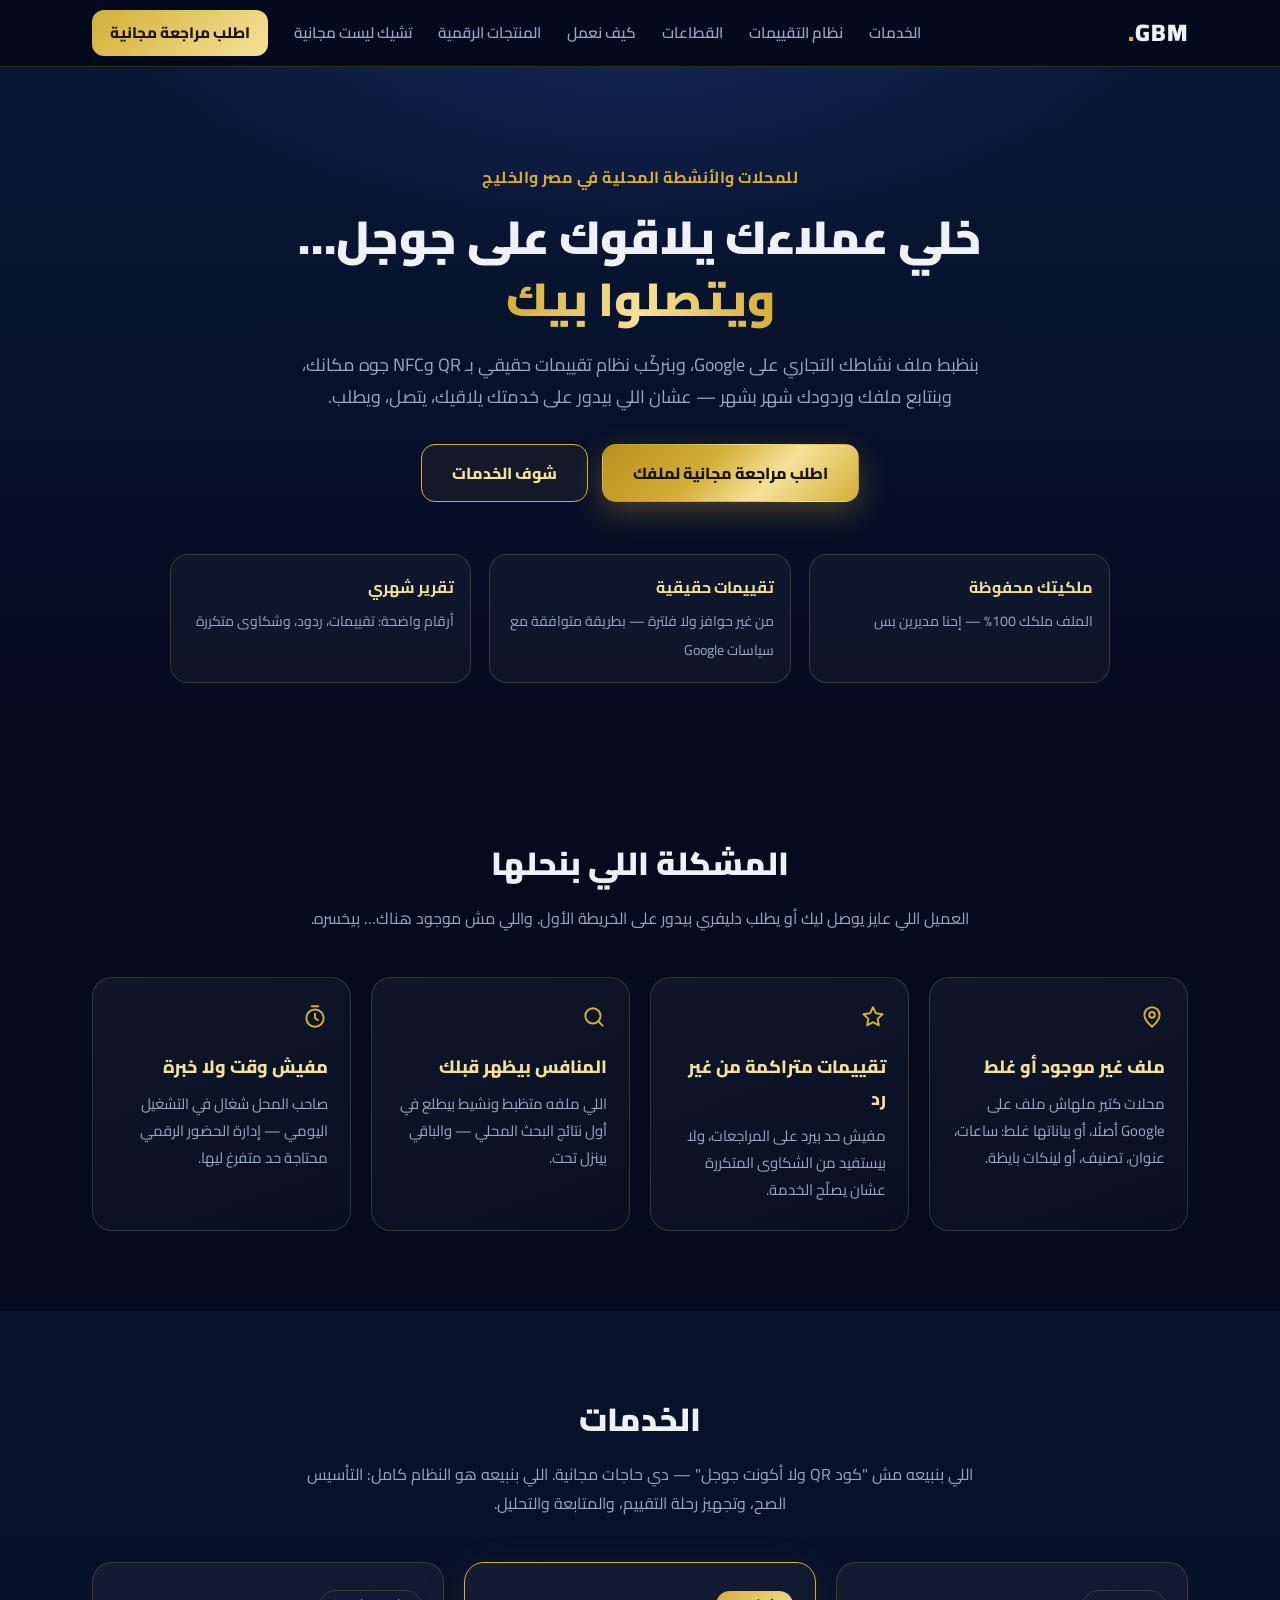
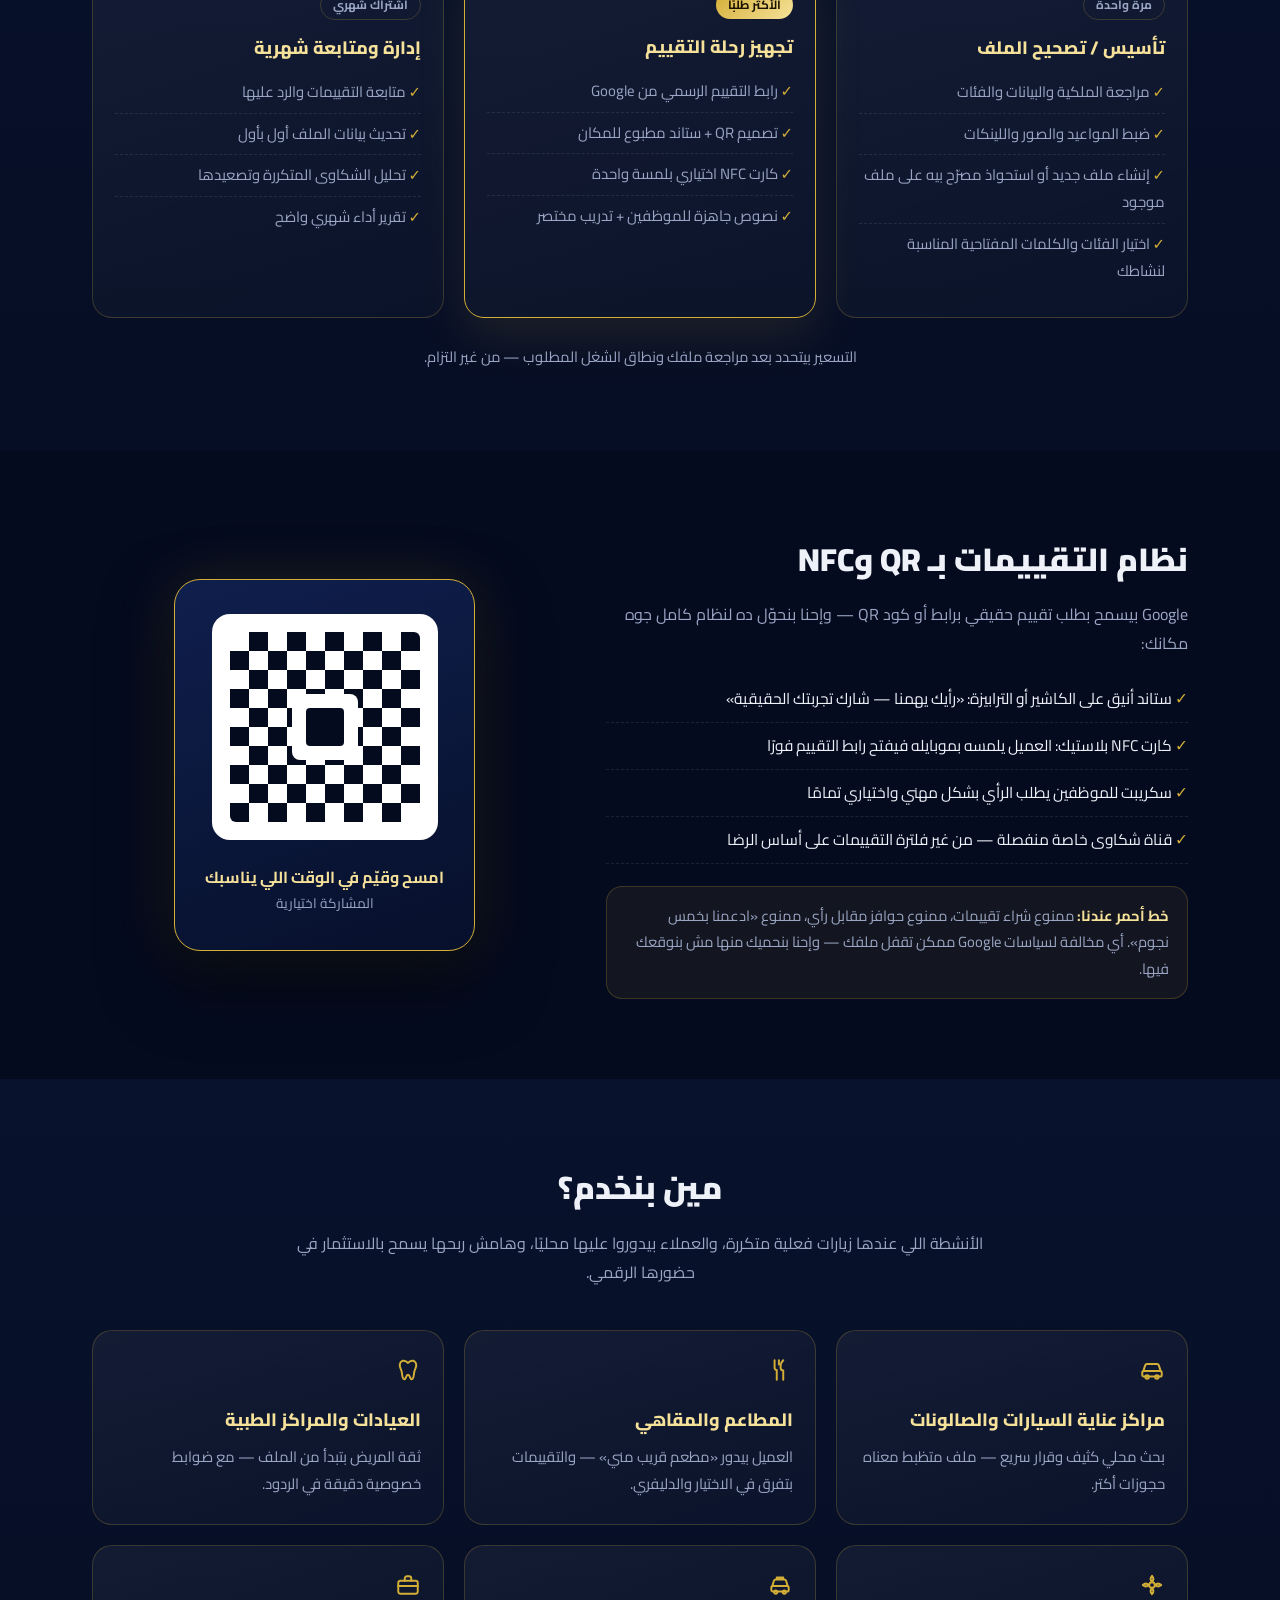
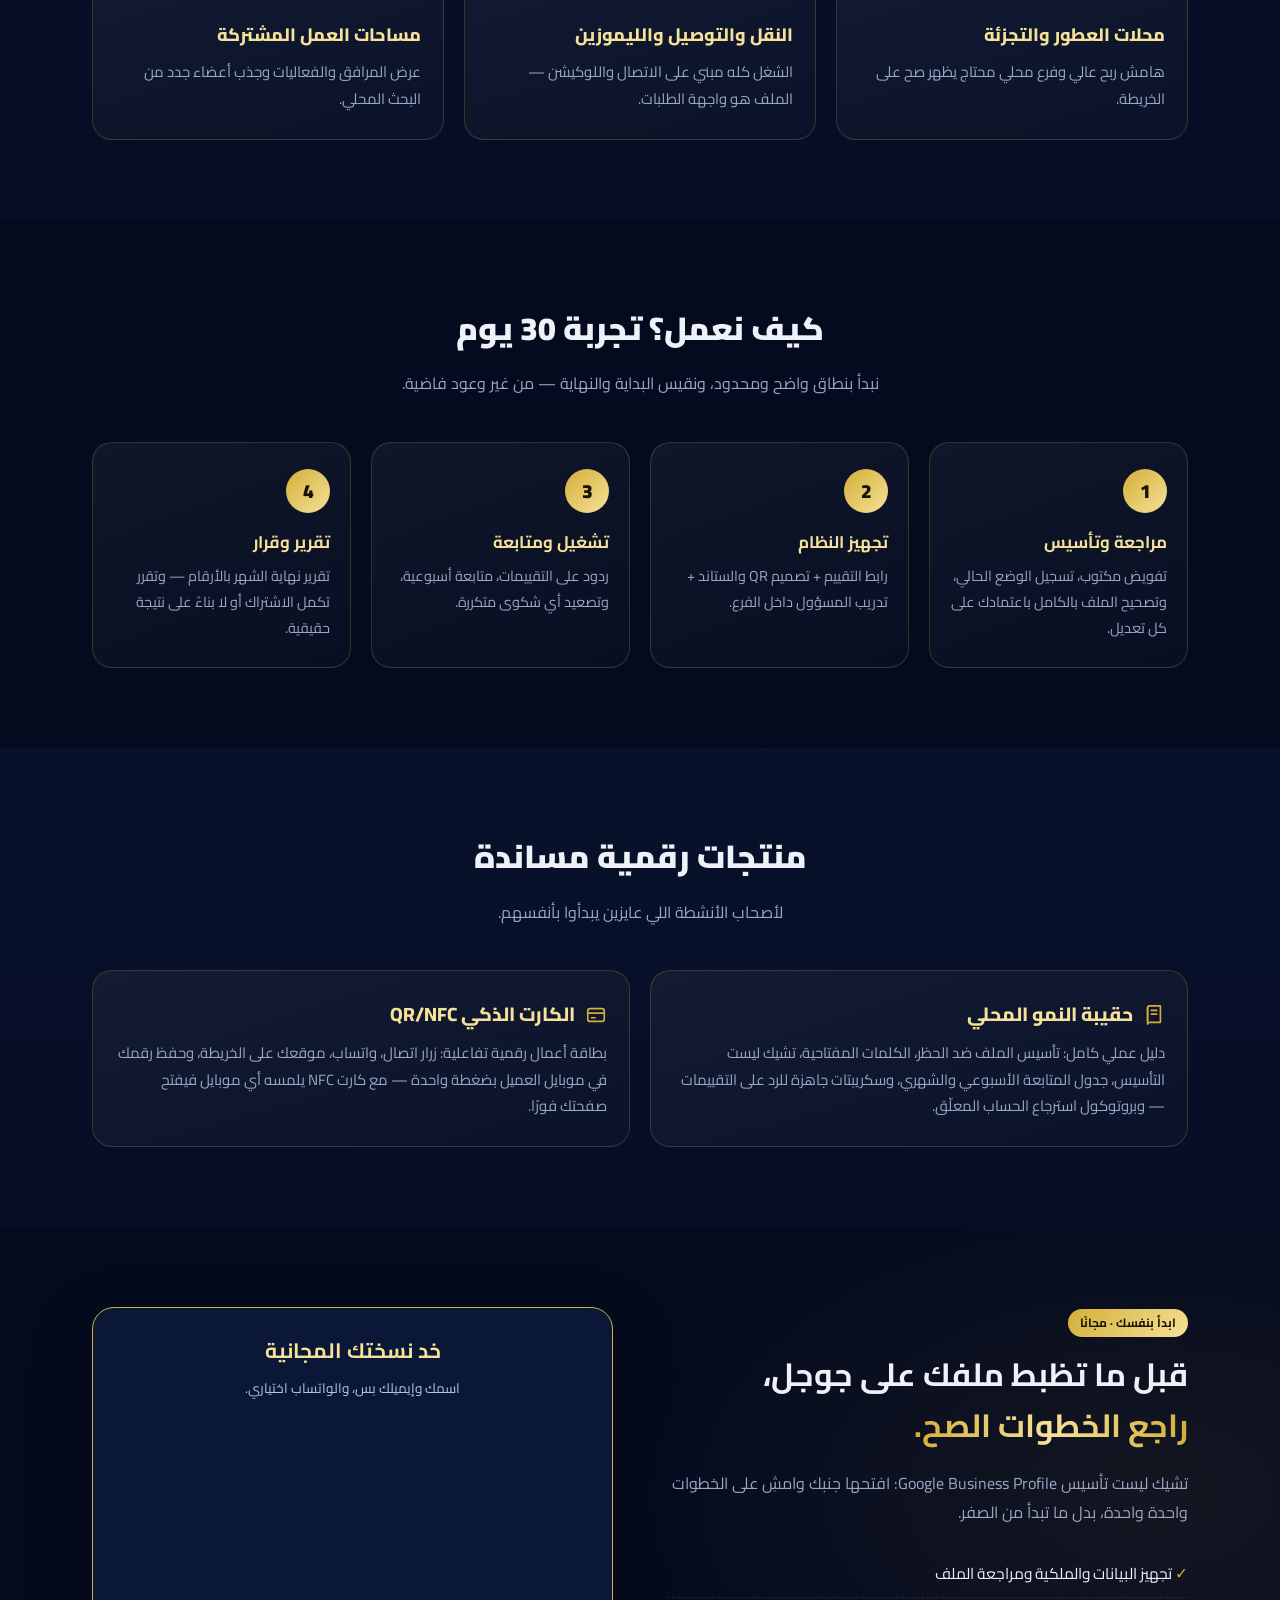
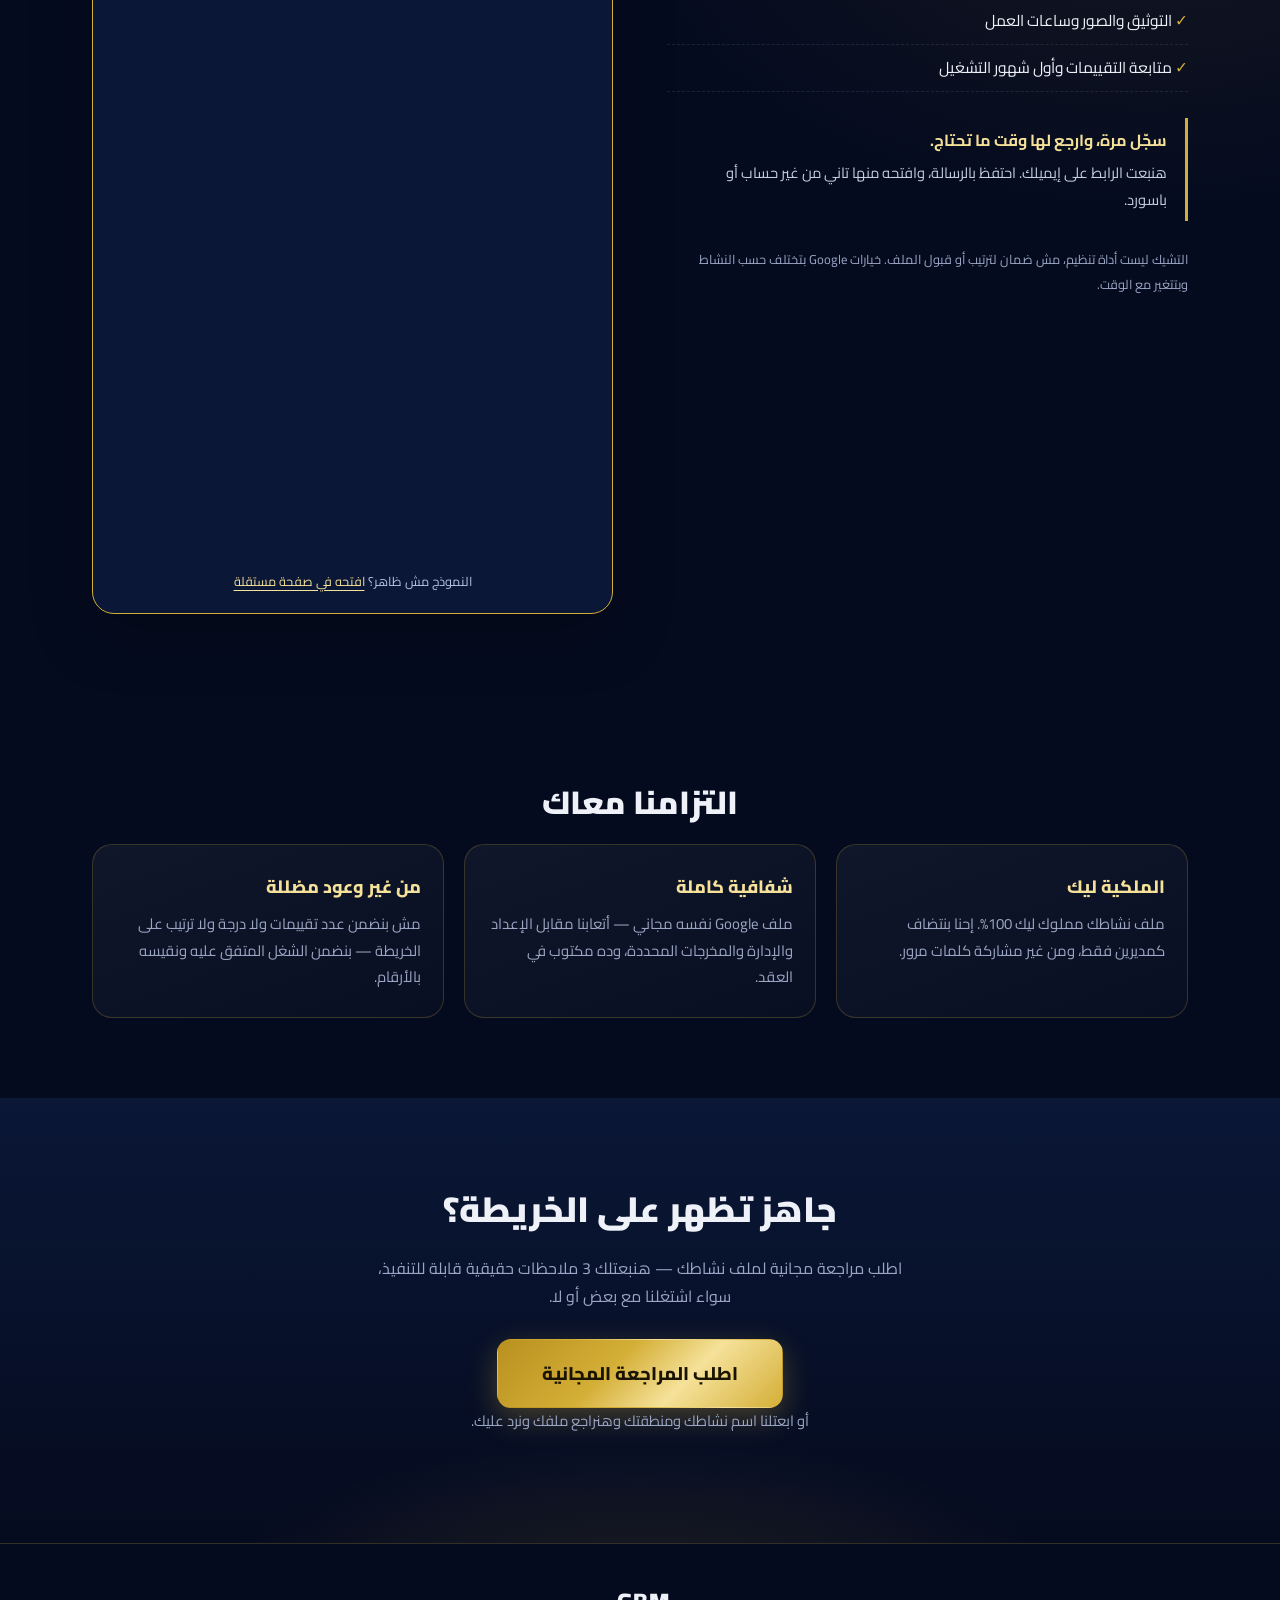
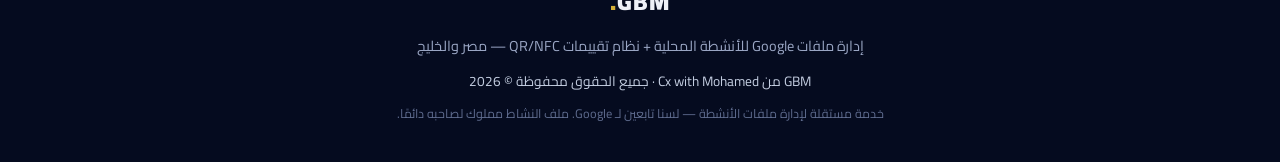
<file: index.html>
<!DOCTYPE html>
<html lang="ar" dir="rtl">
<head>
<meta charset="UTF-8">
<meta name="viewport" content="width=device-width, initial-scale=1">
<title>GBM | إدارة ملفات جوجل للأنشطة المحلية + نظام تقييمات QR</title>
<meta name="description" content="نساعد المحلات والأنشطة المحلية تظهر على خرائط جوجل، وتجمع تقييمات حقيقية بنظام QR/NFC، ونتابع ملفها شهريًا.">
<link rel="preconnect" href="https://fonts.googleapis.com">
<link rel="preconnect" href="https://fonts.gstatic.com" crossorigin>
<link href="https://fonts.googleapis.com/css2?family=Cairo:wght@400;600;700;800;900&display=swap" rel="stylesheet">
<link rel="stylesheet" href="styles.css">
</head>
<body>

<!-- ===== التنقل ===== -->
<header class="nav">
  <div class="container nav-inner">
    <a class="logo" href="#top">GBM<span>.</span></a>
    <nav class="links" id="navLinks">
      <a href="#services">الخدمات</a>
      <a href="#qr-system">نظام التقييمات</a>
      <a href="#segments">القطاعات</a>
      <a href="#process">كيف نعمل</a>
      <a href="#products">المنتجات الرقمية</a>
      <a href="#checklist">تشيك ليست مجانية</a>
      <a href="#contact" class="nav-cta">اطلب مراجعة مجانية</a>
    </nav>
    <button class="burger" id="burger" aria-label="القائمة">☰</button>
  </div>
</header>

<!-- ===== البطل ===== -->
<section class="hero" id="top">
  <div class="container">
    <p class="eyebrow">للمحلات والأنشطة المحلية في مصر والخليج</p>
    <h1>خلي عملاءك يلاقوك على جوجل…<br><span class="gold">ويتصلوا بيك</span></h1>
    <p class="lead">بنظبط ملف نشاطك التجاري على Google، وبنركّب نظام تقييمات حقيقي بـ QR وNFC جوه مكانك، وبنتابع ملفك وردودك شهر بشهر — عشان اللي بيدور على خدمتك يلاقيك، يتصل، ويطلب.</p>
    <div class="hero-actions">
      <a href="#contact" class="btn btn-gold">اطلب مراجعة مجانية لملفك</a>
      <a href="#services" class="btn btn-ghost">شوف الخدمات</a>
    </div>
    <div class="hero-points">
      <div><strong>ملكيتك محفوظة</strong><span>الملف ملكك 100% — إحنا مديرين بس</span></div>
      <div><strong>تقييمات حقيقية</strong><span>من غير حوافز ولا فلترة — بطريقة متوافقة مع سياسات Google</span></div>
      <div><strong>تقرير شهري</strong><span>أرقام واضحة: تقييمات، ردود، وشكاوى متكررة</span></div>
    </div>
  </div>
</section>

<!-- ===== المشكلة ===== -->
<section class="section">
  <div class="container">
    <h2 class="section-title">المشكلة اللي بنحلها</h2>
    <p class="section-sub">العميل اللي عايز يوصل ليك أو يطلب دليفري بيدور على الخريطة الأول. واللي مش موجود هناك… بيخسره.</p>
    <div class="grid grid-4">
      <div class="card">
        <div class="icon"><svg class="ic" viewBox="0 0 24 24" fill="none" stroke="currentColor" stroke-width="1.8" stroke-linecap="round" stroke-linejoin="round"><path d="M12 21s-7-6.1-7-11a7 7 0 1114 0c0 4.9-7 11-7 11z"/><circle cx="12" cy="10" r="2.6"/></svg></div>
        <h3>ملف غير موجود أو غلط</h3>
        <p>محلات كتير ملهاش ملف على Google أصلًا، أو بياناتها غلط: ساعات، عنوان، تصنيف، أو لينكات بايظة.</p>
      </div>
      <div class="card">
        <div class="icon"><svg class="ic" viewBox="0 0 24 24" fill="none" stroke="currentColor" stroke-width="1.8" stroke-linecap="round" stroke-linejoin="round"><path d="M12 3l2.7 5.6 6.1.8-4.5 4.3 1.1 6-5.4-2.9-5.4 2.9 1.1-6L3.2 9.4l6.1-.8z"/></svg></div>
        <h3>تقييمات متراكمة من غير رد</h3>
        <p>مفيش حد بيرد على المراجعات، ولا بيستفيد من الشكاوى المتكررة عشان يصلّح الخدمة.</p>
      </div>
      <div class="card">
        <div class="icon"><svg class="ic" viewBox="0 0 24 24" fill="none" stroke="currentColor" stroke-width="1.8" stroke-linecap="round" stroke-linejoin="round"><circle cx="11" cy="11" r="7"/><path d="M20 20l-3.8-3.8"/></svg></div>
        <h3>المنافس بيظهر قبلك</h3>
        <p>اللي ملفه متظبط ونشيط بيطلع في أول نتائج البحث المحلي — والباقي بينزل تحت.</p>
      </div>
      <div class="card">
        <div class="icon"><svg class="ic" viewBox="0 0 24 24" fill="none" stroke="currentColor" stroke-width="1.8" stroke-linecap="round" stroke-linejoin="round"><circle cx="12" cy="13" r="8"/><path d="M12 9v4l2.7 2M9 2h6"/></svg></div>
        <h3>مفيش وقت ولا خبرة</h3>
        <p>صاحب المحل شغال في التشغيل اليومي — إدارة الحضور الرقمي محتاجة حد متفرغ ليها.</p>
      </div>
    </div>
  </div>
</section>

<!-- ===== الخدمات ===== -->
<section class="section section-alt" id="services">
  <div class="container">
    <h2 class="section-title">الخدمات</h2>
    <p class="section-sub">اللي بنبيعه مش "كود QR ولا أكونت جوجل" — دي حاجات مجانية. اللي بنبيعه هو النظام كامل: التأسيس الصح، وتجهيز رحلة التقييم، والمتابعة والتحليل.</p>
    <div class="grid grid-3">
      <div class="card service">
        <span class="tag">مرة واحدة</span>
        <h3>تأسيس / تصحيح الملف</h3>
        <ul>
          <li>مراجعة الملكية والبيانات والفئات</li>
          <li>ضبط المواعيد والصور واللينكات</li>
          <li>إنشاء ملف جديد أو استحواذ مصرّح بيه على ملف موجود</li>
          <li>اختيار الفئات والكلمات المفتاحية المناسبة لنشاطك</li>
        </ul>
      </div>
      <div class="card service featured">
        <span class="tag tag-gold">الأكثر طلبًا</span>
        <h3>تجهيز رحلة التقييم</h3>
        <ul>
          <li>رابط التقييم الرسمي من Google</li>
          <li>تصميم QR + ستاند مطبوع للمكان</li>
          <li>كارت NFC اختياري بلمسة واحدة</li>
          <li>نصوص جاهزة للموظفين + تدريب مختصر</li>
        </ul>
      </div>
      <div class="card service">
        <span class="tag">اشتراك شهري</span>
        <h3>إدارة ومتابعة شهرية</h3>
        <ul>
          <li>متابعة التقييمات والرد عليها</li>
          <li>تحديث بيانات الملف أول بأول</li>
          <li>تحليل الشكاوى المتكررة وتصعيدها</li>
          <li>تقرير أداء شهري واضح</li>
        </ul>
      </div>
    </div>
    <p class="note">التسعير بيتحدد بعد مراجعة ملفك ونطاق الشغل المطلوب — من غير التزام.</p>
  </div>
</section>

<!-- ===== نظام QR/NFC ===== -->
<section class="section" id="qr-system">
  <div class="container split">
    <div class="split-text">
      <h2 class="section-title">نظام التقييمات بـ QR وNFC</h2>
      <p>Google بيسمح بطلب تقييم حقيقي برابط أو كود QR — وإحنا بنحوّل ده لنظام كامل جوه مكانك:</p>
      <ul class="check-list">
        <li>ستاند أنيق على الكاشير أو الترابيزة: «رأيك يهمنا — شارك تجربتك الحقيقية»</li>
        <li>كارت NFC بلاستيك: العميل يلمسه بموبايله فيفتح رابط التقييم فورًا</li>
        <li>سكريبت للموظفين يطلب الرأي بشكل مهني واختياري تمامًا</li>
        <li>قناة شكاوى خاصة منفصلة — من غير فلترة التقييمات على أساس الرضا</li>
      </ul>
      <div class="warn-box">
        <strong>خط أحمر عندنا:</strong> ممنوع شراء تقييمات، ممنوع حوافز مقابل رأي، ممنوع «ادعمنا بخمس نجوم». أي مخالفة لسياسات Google ممكن تقفل ملفك — وإحنا بنحميك منها مش بنوقعك فيها.
      </div>
    </div>
    <div class="split-visual">
      <div class="qr-demo">
        <div class="qr-frame">
          <div class="qr-pattern" aria-hidden="true"></div>
        </div>
        <p class="qr-caption">امسح وقيّم في الوقت اللي يناسبك<br><span>المشاركة اختيارية</span></p>
      </div>
    </div>
  </div>
</section>

<!-- ===== القطاعات ===== -->
<section class="section section-alt" id="segments">
  <div class="container">
    <h2 class="section-title">مين بنخدم؟</h2>
    <p class="section-sub">الأنشطة اللي عندها زيارات فعلية متكررة، والعملاء بيدوروا عليها محليًا، وهامش ربحها يسمح بالاستثمار في حضورها الرقمي.</p>
    <div class="grid grid-3">
      <div class="card seg"><div class="icon"><svg class="ic" viewBox="0 0 24 24" fill="none" stroke="currentColor" stroke-width="1.8" stroke-linecap="round" stroke-linejoin="round"><path d="M4 13l1.6-5A2 2 0 017.5 6.5h9a2 2 0 011.9 1.5L20 13"/><rect x="3" y="13" width="18" height="5" rx="1.5"/><circle cx="7.5" cy="18.5" r="1.6"/><circle cx="16.5" cy="18.5" r="1.6"/></svg></div><h3>مراكز عناية السيارات والصالونات</h3><p>بحث محلي كثيف وقرار سريع — ملف متظبط معناه حجوزات أكتر.</p></div>
      <div class="card seg"><div class="icon"><svg class="ic" viewBox="0 0 24 24" fill="none" stroke="currentColor" stroke-width="1.8" stroke-linecap="round" stroke-linejoin="round"><path d="M7 3v7a2 2 0 002 2v9M7 3v4M11 3v4M15 3c-1.7 1.5-2.5 4-2.5 6.5 0 2 1 3 2.5 3V21"/></svg></div><h3>المطاعم والمقاهي</h3><p>العميل بيدور «مطعم قريب مني» — والتقييمات بتفرق في الاختيار والدليفري.</p></div>
      <div class="card seg"><div class="icon"><svg class="ic" viewBox="0 0 24 24" fill="none" stroke="currentColor" stroke-width="1.8" stroke-linecap="round" stroke-linejoin="round"><path d="M12 5.5C10.8 4 9 3.2 7.3 3.5 5 4 4 6.4 4.6 9c.5 2 1.4 3.2 1.7 5.2.3 1.9.5 6.3 2.3 6.3 1.9 0 1.3-4.1 3.4-4.1s1.5 4.1 3.4 4.1c1.8 0 2-4.4 2.3-6.3.3-2 1.2-3.2 1.7-5.2.6-2.6-.4-5-2.7-5.5-1.7-.3-3.5.5-4.7 2z"/></svg></div><h3>العيادات والمراكز الطبية</h3><p>ثقة المريض بتبدأ من الملف — مع ضوابط خصوصية دقيقة في الردود.</p></div>
      <div class="card seg"><div class="icon"><svg class="ic" viewBox="0 0 24 24" fill="none" stroke="currentColor" stroke-width="1.8" stroke-linecap="round" stroke-linejoin="round"><circle cx="12" cy="12" r="2.6"/><path d="M12 3.5c1.5 1.7 1.5 4 0 5.5-1.5-1.5-1.5-3.8 0-5.5zM12 20.5c-1.5-1.7-1.5-4 0-5.5 1.5 1.5 1.5 3.8 0 5.5zM3.5 12c1.7-1.5 4-1.5 5.5 0-1.5 1.5-3.8 1.5-5.5 0zM20.5 12c-1.7 1.5-4 1.5-5.5 0 1.5-1.5 3.8-1.5 5.5 0z"/></svg></div><h3>محلات العطور والتجزئة</h3><p>هامش ربح عالي وفرع محلي محتاج يظهر صح على الخريطة.</p></div>
      <div class="card seg"><div class="icon"><svg class="ic" viewBox="0 0 24 24" fill="none" stroke="currentColor" stroke-width="1.8" stroke-linecap="round" stroke-linejoin="round"><path d="M5 13l1.2-4.5A2 2 0 018 7h8a2 2 0 011.8 1.5L19 13M9 7V5h6v2"/><rect x="4" y="13" width="16" height="5" rx="1.5"/><circle cx="8" cy="18.5" r="1.5"/><circle cx="16" cy="18.5" r="1.5"/></svg></div><h3>النقل والتوصيل والليموزين</h3><p>الشغل كله مبني على الاتصال واللوكيشن — الملف هو واجهة الطلبات.</p></div>
      <div class="card seg"><div class="icon"><svg class="ic" viewBox="0 0 24 24" fill="none" stroke="currentColor" stroke-width="1.8" stroke-linecap="round" stroke-linejoin="round"><rect x="3" y="8" width="18" height="12" rx="2"/><path d="M9 8V6a2 2 0 012-2h2a2 2 0 012 2v2M3 13h18"/></svg></div><h3>مساحات العمل المشتركة</h3><p>عرض المرافق والفعاليات وجذب أعضاء جدد من البحث المحلي.</p></div>
    </div>
  </div>
</section>

<!-- ===== كيف نعمل ===== -->
<section class="section" id="process">
  <div class="container">
    <h2 class="section-title">كيف نعمل؟ تجربة 30 يوم</h2>
    <p class="section-sub">نبدأ بنطاق واضح ومحدود، ونقيس البداية والنهاية — من غير وعود فاضية.</p>
    <div class="steps">
      <div class="step">
        <span class="step-num">1</span>
        <h3>مراجعة وتأسيس</h3>
        <p>تفويض مكتوب، تسجيل الوضع الحالي، وتصحيح الملف بالكامل باعتمادك على كل تعديل.</p>
      </div>
      <div class="step">
        <span class="step-num">2</span>
        <h3>تجهيز النظام</h3>
        <p>رابط التقييم + تصميم QR والستاند + تدريب المسؤول داخل الفرع.</p>
      </div>
      <div class="step">
        <span class="step-num">3</span>
        <h3>تشغيل ومتابعة</h3>
        <p>ردود على التقييمات، متابعة أسبوعية، وتصعيد أي شكوى متكررة.</p>
      </div>
      <div class="step">
        <span class="step-num">4</span>
        <h3>تقرير وقرار</h3>
        <p>تقرير نهاية الشهر بالأرقام — وتقرر تكمل الاشتراك أو لا بناءً على نتيجة حقيقية.</p>
      </div>
    </div>
  </div>
</section>

<!-- ===== المنتجات الرقمية ===== -->
<section class="section section-alt" id="products">
  <div class="container">
    <h2 class="section-title">منتجات رقمية مساندة</h2>
    <p class="section-sub">لأصحاب الأنشطة اللي عايزين يبدأوا بأنفسهم.</p>
    <div class="grid grid-2">
      <div class="card product">
        <h3 class="with-ic"><svg class="ic" viewBox="0 0 24 24" fill="none" stroke="currentColor" stroke-width="1.8" stroke-linecap="round" stroke-linejoin="round"><path d="M5 4a2 2 0 012-2h12v18H7a2 2 0 00-2 2z"/><path d="M5 18V4M9 7h6M9 11h6"/></svg> حقيبة النمو المحلي</h3>
        <p>دليل عملي كامل: تأسيس الملف ضد الحظر، الكلمات المفتاحية، تشيك ليست التأسيس، جدول المتابعة الأسبوعي والشهري، وسكريبتات جاهزة للرد على التقييمات — وبروتوكول استرجاع الحساب المعلّق.</p>
      </div>
      <div class="card product">
        <h3 class="with-ic"><svg class="ic" viewBox="0 0 24 24" fill="none" stroke="currentColor" stroke-width="1.8" stroke-linecap="round" stroke-linejoin="round"><rect x="3" y="5" width="18" height="14" rx="2.5"/><path d="M3 10h18M7 15h4"/></svg> الكارت الذكي QR/NFC</h3>
        <p>بطاقة أعمال رقمية تفاعلية: زرار اتصال، واتساب، موقعك على الخريطة، وحفظ رقمك في موبايل العميل بضغطة واحدة — مع كارت NFC يلمسه أي موبايل فيفتح صفحتك فورًا.</p>
      </div>
    </div>
  </div>
</section>

<!-- ===== التشيك ليست المجانية ===== -->
<section class="section checklist-section" id="checklist" aria-labelledby="checklistTitle">
  <div class="container checklist-layout">
    <div class="checklist-copy">
      <span class="tag tag-gold">ابدأ بنفسك · مجانًا</span>
      <h2 id="checklistTitle">قبل ما تظبط ملفك على جوجل،<br><span class="gold">راجع الخطوات الصح.</span></h2>
      <p>تشيك ليست تأسيس Google Business Profile: افتحها جنبك وامشِ على الخطوات واحدة واحدة، بدل ما تبدأ من الصفر.</p>
      <ul class="check-list">
        <li>تجهيز البيانات والملكية ومراجعة الملف</li>
        <li>التوثيق والصور وساعات العمل</li>
        <li>متابعة التقييمات وأول شهور التشغيل</li>
      </ul>
      <div class="checklist-return"><strong>سجّل مرة، وارجع لها وقت ما تحتاج.</strong><p>هنبعت الرابط على إيميلك. احتفظ بالرسالة، وافتحه منها تاني من غير حساب أو باسورد.</p></div>
      <p class="checklist-note">التشيك ليست أداة تنظيم، مش ضمان لترتيب أو قبول الملف. خيارات Google بتختلف حسب النشاط وبتتغير مع الوقت.</p>
    </div>
    <div class="checklist-panel">
      <h3>خد نسختك المجانية</h3>
      <p class="checklist-intro">اسمك وإيميلك بس، والواتساب اختياري.</p>
      <iframe id="checklistFrame" class="checklist-frame" title="نموذج طلب تشيك ليست تأسيس ملف جوجل" src="https://script.google.com/macros/s/AKfycbyFKWVrunqjqwzVifsf1B1sa1wdAC3UfzQpThBlPMwBXSiZ0XeJjFVdNgbPNB7BWOby/exec" loading="lazy" referrerpolicy="strict-origin-when-cross-origin"></iframe>
      <p class="checklist-fallback">النموذج مش ظاهر؟ <a id="checklistOpen" href="https://script.google.com/macros/s/AKfycbyFKWVrunqjqwzVifsf1B1sa1wdAC3UfzQpThBlPMwBXSiZ0XeJjFVdNgbPNB7BWOby/exec" target="_blank" rel="noopener">افتحه في صفحة مستقلة</a></p>
    </div>
  </div>
</section>

<!-- ===== التزامنا ===== -->
<section class="section">
  <div class="container">
    <h2 class="section-title">التزامنا معاك</h2>
    <div class="grid grid-3">
      <div class="card promise"><h3>الملكية ليك</h3><p>ملف نشاطك مملوك ليك 100%. إحنا بنتضاف كمديرين فقط، ومن غير مشاركة كلمات مرور.</p></div>
      <div class="card promise"><h3>شفافية كاملة</h3><p>ملف Google نفسه مجاني — أتعابنا مقابل الإعداد والإدارة والمخرجات المحددة، وده مكتوب في العقد.</p></div>
      <div class="card promise"><h3>من غير وعود مضللة</h3><p>مش بنضمن عدد تقييمات ولا درجة ولا ترتيب على الخريطة — بنضمن الشغل المتفق عليه ونقيسه بالأرقام.</p></div>
    </div>
  </div>
</section>

<!-- ===== تواصل ===== -->
<section class="section cta" id="contact">
  <div class="container">
    <h2>جاهز تظهر على الخريطة؟</h2>
    <p>اطلب مراجعة مجانية لملف نشاطك — هنبعتلك 3 ملاحظات حقيقية قابلة للتنفيذ، سواء اشتغلنا مع بعض أو لا.</p>
    <a href="#" class="btn btn-gold btn-big" id="ctaBtn">اطلب المراجعة المجانية</a>
    <p class="note">أو ابعتلنا اسم نشاطك ومنطقتك وهنراجع ملفك ونرد عليك.</p>
  </div>
</section>

<footer class="footer">
  <div class="container footer-inner">
    <span class="logo">GBM<span>.</span></span>
    <p>إدارة ملفات Google للأنشطة المحلية + نظام تقييمات QR/NFC — مصر والخليج</p>
    <p style="color:#c3cde0;font-size:.85rem">GBM من Cx with Mohamed · جميع الحقوق محفوظة © 2026</p>
    <p class="tiny">خدمة مستقلة لإدارة ملفات الأنشطة — لسنا تابعين لـ Google. ملف النشاط مملوك لصاحبه دائمًا.</p>
  </div>
</footer>

<script src="script.js"></script>
</body>
</html>
</file>
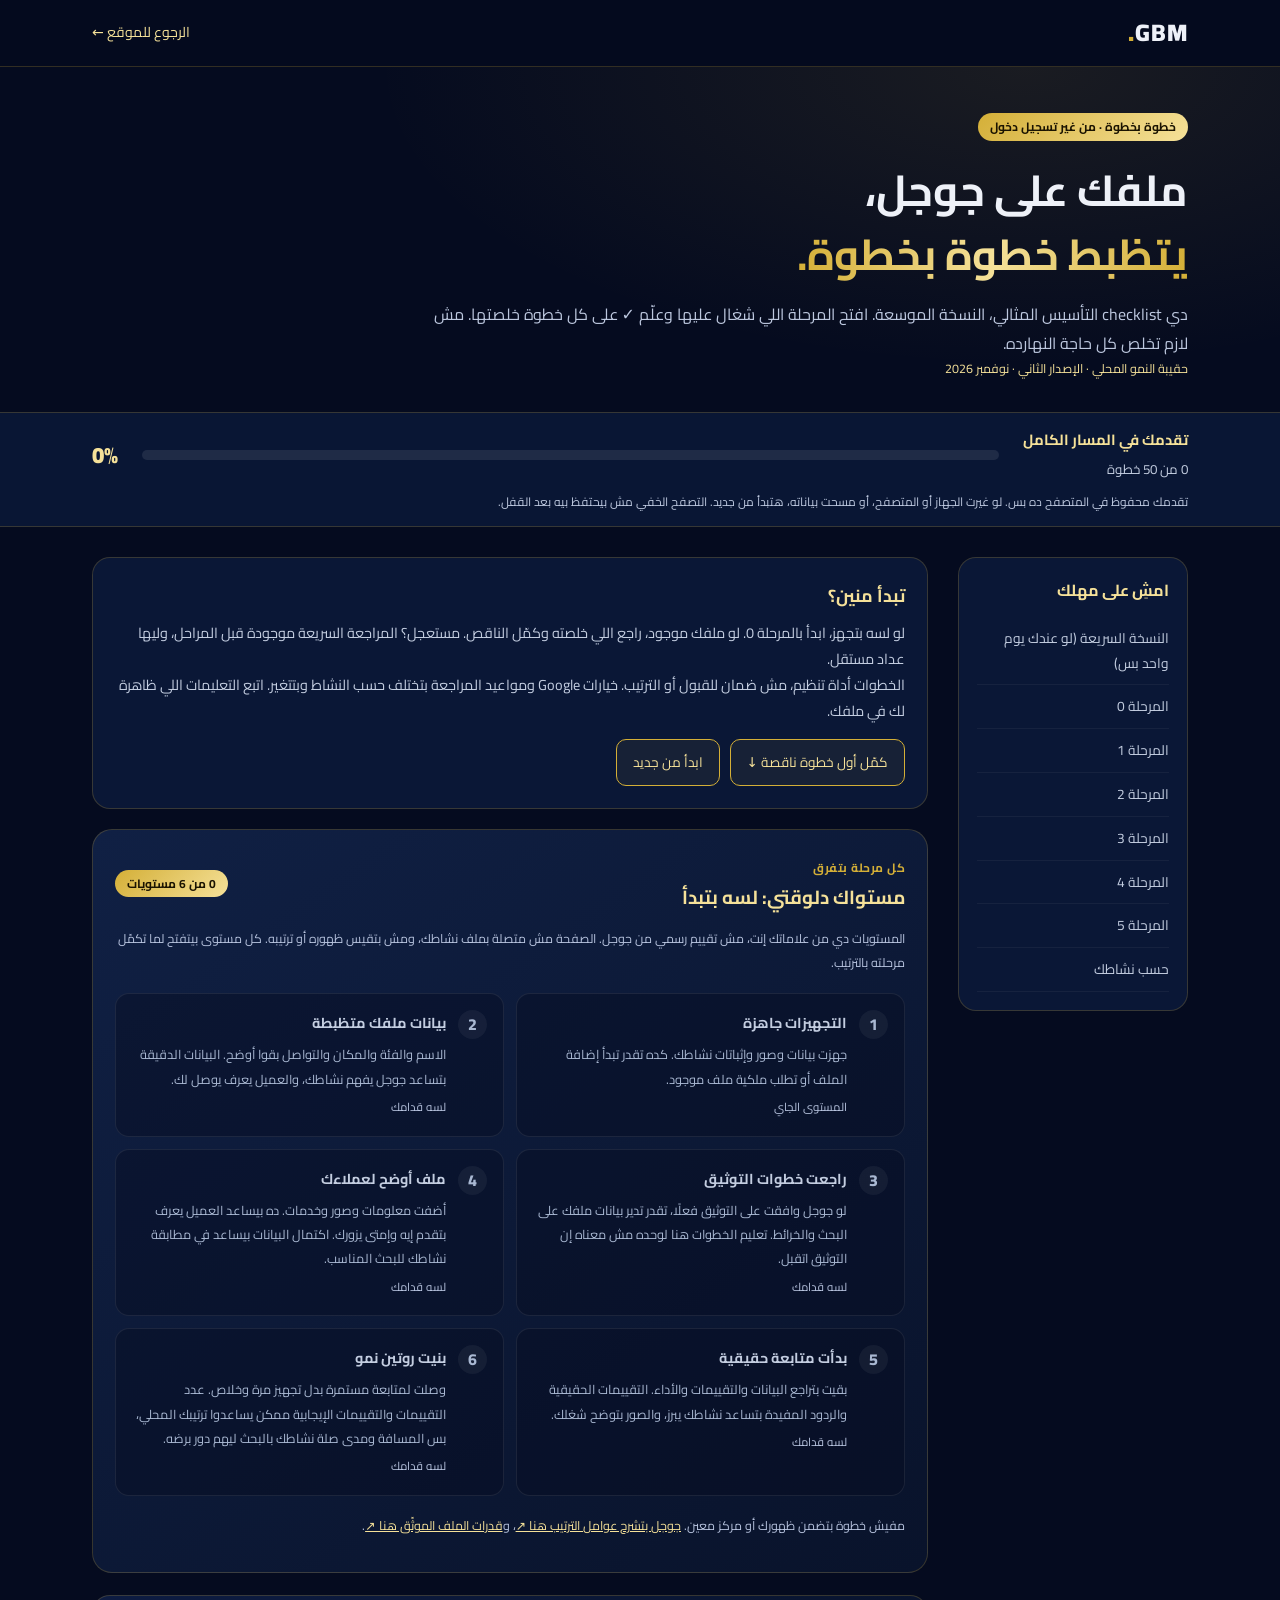
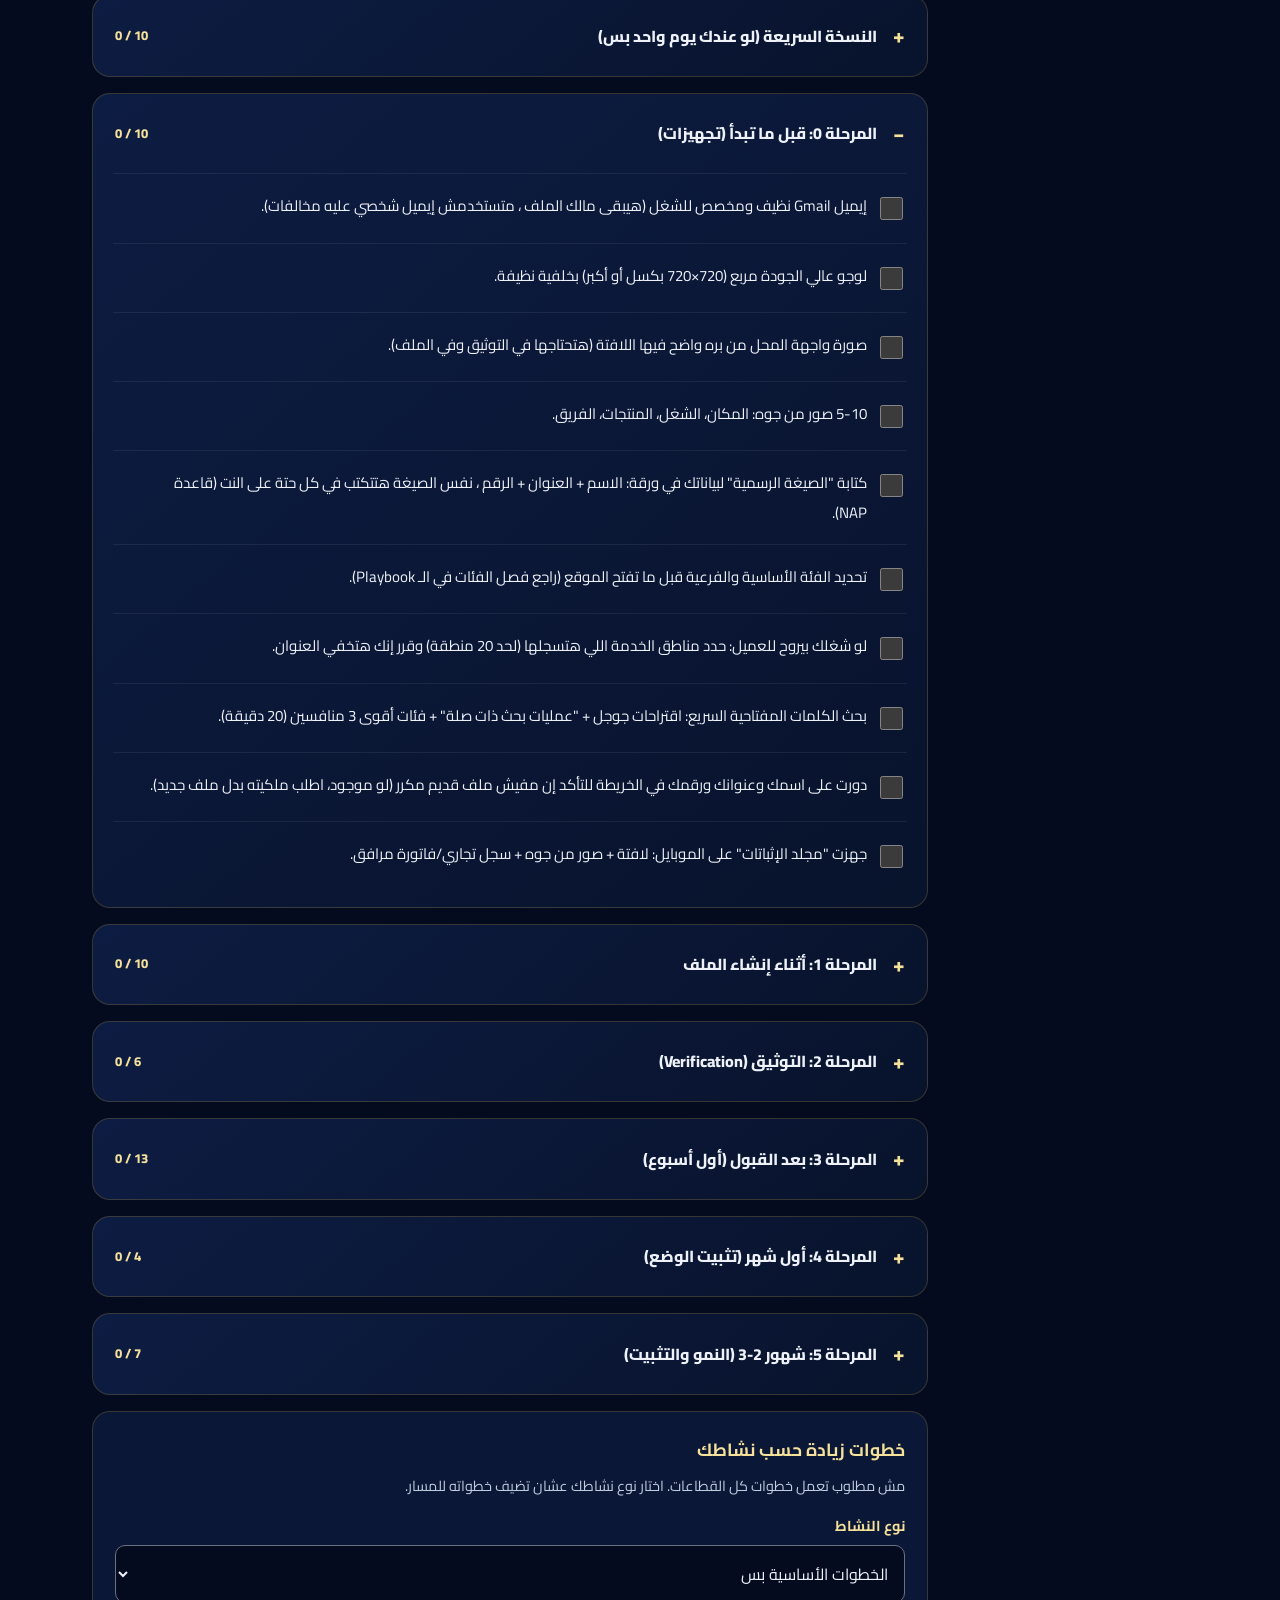
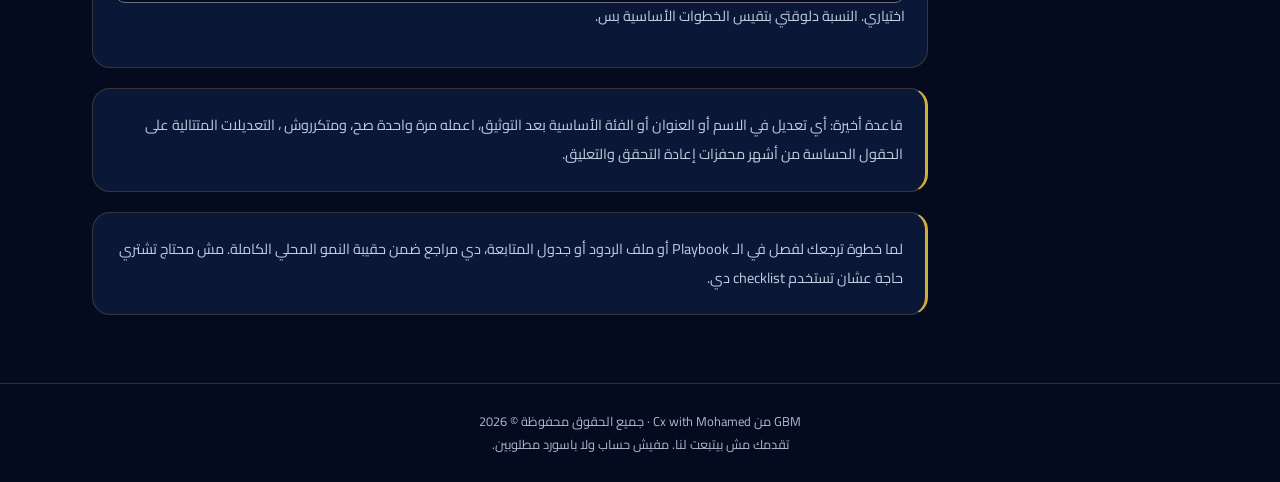
<file: checklist.html>
<!doctype html><html lang="ar" dir="rtl"><head><meta charset="utf-8"><meta name="viewport" content="width=device-width,initial-scale=1"><meta name="robots" content="noindex,nofollow"><title>checklist تأسيس ملفك على جوجل | GBM</title><meta name="description" content="امشِ على خطوات تأسيس ملف نشاطك على جوجل، وعلّم على اللي خلصته. تقدمك بيتحفظ في متصفحك من غير تسجيل دخول."><link rel="preconnect" href="https://fonts.googleapis.com"><link rel="preconnect" href="https://fonts.gstatic.com" crossorigin><link href="https://fonts.googleapis.com/css2?family=Cairo:wght@400;600;700;800;900&display=swap" rel="stylesheet"><link rel="stylesheet" href="styles.css"><style>
:root{color-scheme:dark}body{overflow-wrap:anywhere}.work-nav{height:66px;display:flex;align-items:center;justify-content:space-between}.back{font-size:.88rem;color:var(--gold2);padding:10px 0}.work-hero{padding:44px 0 32px;background:radial-gradient(650px 300px at 80% 0,rgba(212,175,55,.10),transparent)}.work-hero h1{font-size:clamp(1.7rem,4vw,2.7rem);line-height:1.5;margin:6px 0 12px}.work-hero p{max-width:760px;color:#bdc8df}.version{font-size:.78rem;color:var(--gold2)!important}.work-layout{display:grid;grid-template-columns:230px minmax(0,1fr);gap:30px;padding-top:30px;padding-bottom:48px;align-items:start}.outline{position:sticky;top:160px;border:1px solid var(--line);border-radius:18px;padding:18px;background:var(--bg2)}.outline h2{font-size:1rem;color:var(--gold2);margin-bottom:12px}.outline a{display:block;padding:9px 0;border-bottom:1px solid #ffffff0c;font-size:.86rem;color:#c3cde0}.outline a:hover{color:var(--gold2)}.progress-dock{position:sticky;top:0;z-index:55;background:#0a1736f5;border-block:1px solid var(--line);backdrop-filter:blur(12px);padding:14px 0}.progress-inner{display:flex;align-items:center;gap:24px}.progress-copy{min-width:145px}.progress-copy strong{display:block;color:var(--gold2);font-size:.92rem}.progress-copy small{color:#c3cde0}.progress-track{height:10px;border-radius:20px;overflow:hidden;background:#ffffff17;flex:1}.progress-fill{height:100%;width:0;background:linear-gradient(90deg,var(--gold),var(--gold2));transition:width .2s}.percent{font-size:1.4rem;color:var(--gold2);font-weight:900;font-variant-numeric:tabular-nums}.storage{margin-top:8px;font-size:.75rem;color:#bdc8df}.storage.problem{color:#ffb7a9}.intro-card,.sector-picker,.final-note{padding:22px;border:1px solid var(--line);border-radius:18px;background:var(--bg2);margin-bottom:20px}.intro-card h2,.sector-picker h2{font-size:1.1rem;color:var(--gold2);margin-bottom:8px}.intro-card p,.sector-picker p,.final-note{font-size:.9rem;color:#c3cde0}.intro-card a{color:var(--gold2);text-decoration:underline}.phase{border:1px solid var(--line);border-radius:18px;background:linear-gradient(140deg,#0d1c42,#08132c);margin-bottom:16px;scroll-margin-top:160px;overflow:hidden}.phase summary{cursor:pointer;display:flex;align-items:center;justify-content:space-between;gap:16px;padding:21px 22px;font-weight:800;list-style:none;min-height:70px}.phase summary::-webkit-details-marker{display:none}.phase summary:before{content:'+';color:var(--gold2);font-size:1.3rem}.phase[open] summary:before{content:'−'}.phase summary>span{flex:1}.phase-count{color:var(--gold2);font-variant-numeric:tabular-nums;white-space:nowrap;direction:ltr;font-size:.82rem}.phase-body{padding:0 20px 16px}.section-help{font-size:.84rem;color:#b8c4df;margin:0 0 16px}.task{display:flex;align-items:flex-start;gap:13px;padding:17px 4px;border-top:1px solid #ffffff12;cursor:pointer;font-size:.94rem;line-height:1.95;min-height:58px}.task input{margin-top:6px;flex:none;width:23px;height:23px;accent-color:var(--gold);cursor:pointer}.task span{flex:1}.task b{visibility:hidden;color:#91ddbc;font-size:1.1rem}.task:has(input:checked) span{color:#a9c7b8}.task:has(input:checked) b{visibility:visible}.task:hover{background:#ffffff03}button,select{font:inherit}button{cursor:pointer}.work-button{border:1px solid var(--gold);background:#d4af3710;color:var(--gold2);padding:10px 16px;border-radius:10px;font-size:.85rem;min-height:46px}.work-button:hover{background:#d4af3720}.tools{display:flex;gap:10px;flex-wrap:wrap;margin-top:16px}.sector-picker label{display:block;color:var(--gold2);margin:14px 0 6px;font-weight:700;font-size:.9rem}select{width:100%;border:1px solid #6b7182;border-radius:10px;background:var(--bg);color:var(--text);padding:12px;font-size:16px;min-height:48px}.final-note{border-right:3px solid var(--gold);line-height:2}.work-footer{padding:26px;text-align:center;border-top:1px solid var(--line);font-size:.8rem;color:#acb9d2}.complete{display:none;color:#91ddbc;margin-top:7px;font-size:.85rem}.complete.show{display:block}[hidden]{display:none!important}:focus-visible{outline:3px solid var(--gold2);outline-offset:4px}.skip{position:absolute;top:-100px}.skip:focus{top:10px;background:var(--bg);z-index:100;padding:10px}dialog{border:1px solid var(--gold);border-radius:18px;padding:28px;background:var(--bg2);color:var(--text);margin:auto;max-width:calc(100% - 32px)}dialog::backdrop{background:#000a}dialog h2{font-size:1.2rem;color:var(--gold2)}dialog p{margin:12px 0;color:#c3cde0}@media(max-width:800px){.work-layout{grid-template-columns:1fr;gap:18px}.outline{position:static;display:flex;overflow:auto;gap:12px;padding:12px 14px;scrollbar-width:thin}.outline h2{display:none}.outline a{white-space:nowrap;border:0;padding:7px;font-size:.8rem}.work-hero{padding:30px 0 24px}.progress-inner{gap:12px}.progress-copy{min-width:125px}.percent{font-size:1.15rem}.phase summary{padding:18px 16px;gap:10px;font-size:.92rem}.phase-body{padding:0 14px 12px}.task{font-size:.9rem;gap:12px}.container{padding-inline:18px}.intro-card,.sector-picker,.final-note{padding:18px}.storage{font-size:.7rem}.work-nav{height:58px}}@media(prefers-reduced-motion:reduce){html{scroll-behavior:auto}.progress-fill{transition:none}}@media print{.nav,.outline,.tools,.progress-dock,.work-footer{display:none}.work-layout{display:block}.phase{break-inside:avoid;background:white;color:black}.phase-body{display:block!important}.task span{color:black!important}body{background:white;color:black}}
.levels{border:1px solid var(--line);border-radius:20px;padding:22px;margin-bottom:22px;background:linear-gradient(145deg,#102044,#09132b)}.level-heading{display:flex;justify-content:space-between;gap:15px;align-items:center}.level-heading h2{font-size:1.18rem;line-height:1.8;color:var(--gold2)}.level-heading .eyebrow{font-size:.75rem}.level-heading .tag{white-space:nowrap;margin:0}.level-note{font-size:.78rem;color:#b8c4df;margin:12px 0;line-height:1.95}.level-note a{text-decoration:underline;color:var(--gold2)}.level-list{list-style:none;display:grid;grid-template-columns:1fr 1fr;gap:12px;padding:0;margin:18px 0}.level{display:flex;gap:12px;border:1px solid #ffffff14;border-radius:14px;padding:16px;background:#050b1f66}.level h3{font-size:.9rem;color:#c3cde0}.level p{font-size:.8rem;color:#a9b8d2;margin-top:6px;line-height:1.9}.level-num{width:29px;height:29px;flex:none;display:grid;place-items:center;background:#ffffff0d;color:#a9b8d2;border-radius:50%;font-weight:800}.level-state{font-size:.72rem;color:#b8c4df}.level.unlocked{border-color:#d4af3766;background:#d4af3708}.level.unlocked h3,.level.unlocked .level-state{color:var(--gold2)}.level.unlocked .level-num{background:var(--gold);color:var(--bg)}@media(max-width:800px){.level-list{grid-template-columns:1fr}.levels{padding:18px}.level-heading{display:block}.level-heading .tag{margin-top:10px}.level p{font-size:.8rem}}</style></head><body><a class="skip" href="#workspace">روح للخطوات</a><header class="nav" style="position:static"><div class="container work-nav"><a class="logo" href="./" aria-label="GBM الرئيسية">GBM<span>.</span></a><a class="back" href="./">الرجوع للموقع ←</a></div></header><section class="work-hero"><div class="container"><span class="tag tag-gold">خطوة بخطوة · من غير تسجيل دخول</span><h1>ملفك على جوجل،<br><span class="gold">يتظبط خطوة بخطوة.</span></h1><p>دي checklist التأسيس المثالي، النسخة الموسعة. افتح المرحلة اللي شغال عليها وعلّم ✓ على كل خطوة خلصتها. مش لازم تخلص كل حاجة النهارده.</p><p class="version">حقيبة النمو المحلي · الإصدار الثاني · نوفمبر 2026</p></div></section><section class="progress-dock" aria-label="تقدمك في المسار الكامل"><div class="container"><div class="progress-inner"><div class="progress-copy"><strong>تقدمك في المسار الكامل</strong><small id="count" aria-live="polite">جاري تحميل التقدم</small></div><div class="progress-track" id="bar" role="progressbar" aria-label="نسبة الخطوات المكتملة" aria-valuemin="0" aria-valuemax="100" aria-valuenow="0"><div class="progress-fill" id="fill"></div></div><span class="percent" id="percent">0%</span></div><p class="storage" id="storage">تقدمك محفوظ في المتصفح ده بس. لو غيرت الجهاز أو المتصفح، أو مسحت بياناته، هتبدأ من جديد. التصفح الخفي مش بيحتفظ بيه بعد القفل.</p><p class="complete" id="complete" role="status">خلصت المسار المختار ✓ كمّل متابعة ملفك وتحديث بياناته بانتظام.</p></div></section><div class="container work-layout"><nav class="outline" aria-label="مراحل checklist"><h2>امشِ على مهلك</h2><a href="#s0">النسخة السريعة (لو عندك يوم واحد بس)</a><a href="#s1">المرحلة 0</a><a href="#s2">المرحلة 1</a><a href="#s3">المرحلة 2</a><a href="#s4">المرحلة 3</a><a href="#s5">المرحلة 4</a><a href="#s6">المرحلة 5</a><a href="#sectorArea">حسب نشاطك</a></nav><main id="workspace"><div class="intro-card"><h2>تبدأ منين؟</h2><p>لو لسه بتجهز، ابدأ بالمرحلة 0. لو ملفك موجود، راجع اللي خلصته وكمّل الناقص. مستعجل؟ المراجعة السريعة موجودة قبل المراحل، وليها عداد مستقل.</p><p>الخطوات أداة تنظيم، مش ضمان للقبول أو الترتيب. خيارات Google ومواعيد المراجعة بتختلف حسب النشاط وبتتغير. اتبع التعليمات اللي ظاهرة لك في ملفك.</p><div class="tools"><button class="work-button" id="next" disabled>كمّل أول خطوة ناقصة ↓</button><button class="work-button" id="reset" disabled>ابدأ من جديد</button></div></div><section class="levels" aria-labelledby="levelTitle"><div class="level-heading"><div><span class="eyebrow">كل مرحلة بتفرق</span><h2 id="levelTitle">مستواك دلوقتي: لسه بتبدأ</h2></div><span id="levelScore" class="tag tag-gold">0 من 6 مستويات</span></div><p class="level-note">المستويات دي من علاماتك إنت، مش تقييم رسمي من جوجل. الصفحة مش متصلة بملف نشاطك، ومش بتقيس ظهوره أو ترتيبه. كل مستوى بيتفتح لما تكمّل مرحلته بالترتيب.</p><ol class="level-list"><li id="level1" class="level"><span class="level-num">1</span><div><h3>التجهيزات جاهزة</h3><p>جهزت بيانات وصور وإثباتات نشاطك. كده تقدر تبدأ إضافة الملف أو تطلب ملكية ملف موجود.</p><small class="level-state">لسه قدامك</small></div></li><li id="level2" class="level"><span class="level-num">2</span><div><h3>بيانات ملفك متظبطة</h3><p>الاسم والفئة والمكان والتواصل بقوا أوضح. البيانات الدقيقة بتساعد جوجل يفهم نشاطك، والعميل يعرف يوصل لك.</p><small class="level-state">لسه قدامك</small></div></li><li id="level3" class="level"><span class="level-num">3</span><div><h3>راجعت خطوات التوثيق</h3><p>لو جوجل وافقت على التوثيق فعلًا، تقدر تدير بيانات ملفك على البحث والخرائط. تعليم الخطوات هنا لوحده مش معناه إن التوثيق اتقبل.</p><small class="level-state">لسه قدامك</small></div></li><li id="level4" class="level"><span class="level-num">4</span><div><h3>ملف أوضح لعملاءك</h3><p>أضفت معلومات وصور وخدمات. ده بيساعد العميل يعرف بتقدم إيه وإمتى يزورك. اكتمال البيانات بيساعد في مطابقة نشاطك للبحث المناسب.</p><small class="level-state">لسه قدامك</small></div></li><li id="level5" class="level"><span class="level-num">5</span><div><h3>بدأت متابعة حقيقية</h3><p>بقيت بتراجع البيانات والتقييمات والأداء. التقييمات الحقيقية والردود المفيدة بتساعد نشاطك يبرز، والصور بتوضح شغلك.</p><small class="level-state">لسه قدامك</small></div></li><li id="level6" class="level"><span class="level-num">6</span><div><h3>بنيت روتين نمو</h3><p>وصلت لمتابعة مستمرة بدل تجهيز مرة وخلاص. عدد التقييمات والتقييمات الإيجابية ممكن يساعدوا ترتيبك المحلي، بس المسافة ومدى صلة نشاطك بالبحث ليهم دور برضه.</p><small class="level-state">لسه قدامك</small></div></li></ol><p class="level-note">مفيش خطوة بتضمن ظهورك أو مركز معين. <a href="https://support.google.com/business/answer/7091?hl=en" target="_blank" rel="noopener">جوجل بتشرح عوامل الترتيب هنا ↗</a>، و<a href="https://support.google.com/business/answer/7039811?hl=en" target="_blank" rel="noopener">قدرات الملف الموثّق هنا ↗</a>.</p></section><noscript><div class="final-note">فعّل JavaScript عشان عداد التقدم والحفظ يشتغلوا. تقدر تقرأ كل الخطوات وتعلّم عليها دلوقتي، بس مش هتتحفظ.</div></noscript><details class="phase" id="s0" data-kind="quick" ><summary><span>النسخة السريعة (لو عندك يوم واحد بس)</span><small class="phase-count"></small></summary><div class="phase-body"><p class="section-help">دي أهم 10 خطوات لو محتاج تطلع ملف شغال النهاردة ، وارجع كمّل الباقي خلال الأسبوع:</p><p class="section-help">المراجعة السريعة ليها عداد لوحدها، ومش بتدخل في نسبة المسار الكامل.</p><label class="task"><input type="checkbox" id="s0-i0" data-kind="quick" data-section="s0"><span>إيميل نظيف + اسم النشاط زي اللافتة بالظبط (بدون كلمات زيادة).</span><b aria-hidden="true">✓</b></label><label class="task"><input type="checkbox" id="s0-i1" data-kind="quick" data-section="s0"><span>فئة أساسية دقيقة + فئات فرعية فعلية.</span><b aria-hidden="true">✓</b></label><label class="task"><input type="checkbox" id="s0-i2" data-kind="quick" data-section="s0"><span>دبوس على المدخل بدقة (أو مناطق خدمة مع عنوان مخفي لو نشاط خدمي).</span><b aria-hidden="true">✓</b></label><label class="task"><input type="checkbox" id="s0-i3" data-kind="quick" data-section="s0"><span>رقم موحد شغال يرد.</span><b aria-hidden="true">✓</b></label><label class="task"><input type="checkbox" id="s0-i4" data-kind="quick" data-section="s0"><span>ساعات عمل صح 100%.</span><b aria-hidden="true">✓</b></label><label class="task"><input type="checkbox" id="s0-i5" data-kind="quick" data-section="s0"><span>لوجو + صورة غلاف + 5 صور حقيقية.</span><b aria-hidden="true">✓</b></label><label class="task"><input type="checkbox" id="s0-i6" data-kind="quick" data-section="s0"><span>وصف 750 حرف (أول 250 حرف فيهم المهم).</span><b aria-hidden="true">✓</b></label><label class="task"><input type="checkbox" id="s0-i7" data-kind="quick" data-section="s0"><span>توثيق بالفيديو بلقطة واحدة متواصلة.</span><b aria-hidden="true">✓</b></label><label class="task"><input type="checkbox" id="s0-i8" data-kind="quick" data-section="s0"><span>لينك طلب التقييم الرسمي ، اطبعه/احفظه.</span><b aria-hidden="true">✓</b></label><label class="task"><input type="checkbox" id="s0-i9" data-kind="quick" data-section="s0"><span>مدير تاني موثوق على الملف (Backup) ، بدون مشاركة باسورد.</span><b aria-hidden="true">✓</b></label></div></details><details class="phase" id="s1" data-kind="core" open><summary><span>المرحلة 0: قبل ما تبدأ (تجهيزات)</span><small class="phase-count"></small></summary><div class="phase-body"><label class="task"><input type="checkbox" id="s1-i0" data-kind="core" data-section="s1"><span>إيميل Gmail نظيف ومخصص للشغل (هيبقى مالك الملف ، متستخدمش إيميل شخصي عليه مخالفات).</span><b aria-hidden="true">✓</b></label><label class="task"><input type="checkbox" id="s1-i1" data-kind="core" data-section="s1"><span>لوجو عالي الجودة مربع (720×720 بكسل أو أكبر) بخلفية نظيفة.</span><b aria-hidden="true">✓</b></label><label class="task"><input type="checkbox" id="s1-i2" data-kind="core" data-section="s1"><span>صورة واجهة المحل من بره واضح فيها اللافتة (هتحتاجها في التوثيق وفي الملف).</span><b aria-hidden="true">✓</b></label><label class="task"><input type="checkbox" id="s1-i3" data-kind="core" data-section="s1"><span>5-10 صور من جوه: المكان، الشغل، المنتجات، الفريق.</span><b aria-hidden="true">✓</b></label><label class="task"><input type="checkbox" id="s1-i4" data-kind="core" data-section="s1"><span>كتابة &quot;الصيغة الرسمية&quot; لبياناتك في ورقة: الاسم + العنوان + الرقم ، نفس الصيغة هتتكتب في كل حتة على النت (قاعدة NAP).</span><b aria-hidden="true">✓</b></label><label class="task"><input type="checkbox" id="s1-i5" data-kind="core" data-section="s1"><span>تحديد الفئة الأساسية والفرعية قبل ما تفتح الموقع (راجع فصل الفئات في الـ Playbook).</span><b aria-hidden="true">✓</b></label><label class="task"><input type="checkbox" id="s1-i6" data-kind="core" data-section="s1"><span>لو شغلك بيروح للعميل: حدد مناطق الخدمة اللي هتسجلها (لحد 20 منطقة) وقرر إنك هتخفي العنوان.</span><b aria-hidden="true">✓</b></label><label class="task"><input type="checkbox" id="s1-i7" data-kind="core" data-section="s1"><span>بحث الكلمات المفتاحية السريع: اقتراحات جوجل + &quot;عمليات بحث ذات صلة&quot; + فئات أقوى 3 منافسين (20 دقيقة).</span><b aria-hidden="true">✓</b></label><label class="task"><input type="checkbox" id="s1-i8" data-kind="core" data-section="s1"><span>دورت على اسمك وعنوانك ورقمك في الخريطة للتأكد إن مفيش ملف قديم مكرر (لو موجود، اطلب ملكيته بدل ملف جديد).</span><b aria-hidden="true">✓</b></label><label class="task"><input type="checkbox" id="s1-i9" data-kind="core" data-section="s1"><span>جهزت &quot;مجلد الإثباتات&quot; على الموبايل: لافتة + صور من جوه + سجل تجاري/فاتورة مرافق.</span><b aria-hidden="true">✓</b></label></div></details><details class="phase" id="s2" data-kind="core" ><summary><span>المرحلة 1: أثناء إنشاء الملف</span><small class="phase-count"></small></summary><div class="phase-body"><label class="task"><input type="checkbox" id="s2-i0" data-kind="core" data-section="s2"><span>دخلت من business.google.com وعملت &quot;إضافة نشاط&quot; بالإيميل النظيف.</span><b aria-hidden="true">✓</b></label><label class="task"><input type="checkbox" id="s2-i1" data-kind="core" data-section="s2"><span>الاسم اتكتب بالظبط زي اللافتة ، بدون كلمات مفتاحية زيادة ولا مناطق ولا &quot;أفضل/أرخص&quot;.</span><b aria-hidden="true">✓</b></label><label class="task"><input type="checkbox" id="s2-i2" data-kind="core" data-section="s2"><span>الفئة الأساسية هي اللي بتجيب الزبائن (مش الوصف العام).</span><b aria-hidden="true">✓</b></label><label class="task"><input type="checkbox" id="s2-i3" data-kind="core" data-section="s2"><span>الفئات الفرعية: كل خدمة فعلية بتقدمها، ومفيش فئة لخدمة مش موجودة.</span><b aria-hidden="true">✓</b></label><label class="task"><input type="checkbox" id="s2-i4" data-kind="core" data-section="s2"><span>الدبوس اتحط على مدخل المحل بدقة (زوّم لأقصى درجة واتأكد).</span><b aria-hidden="true">✓</b></label><label class="task"><input type="checkbox" id="s2-i5" data-kind="core" data-section="s2"><span>لو فيه علامة مميزة مشهورة جنبك، ضفتها في سطر العنوان التاني (&quot;خلف بنك كذا&quot;).</span><b aria-hidden="true">✓</b></label><label class="task"><input type="checkbox" id="s2-i6" data-kind="core" data-section="s2"><span>لو نشاط خدمي: اخترت &quot;أنا أوصل للعملاء&quot; وخفيت العنوان وحطيت مناطق الخدمة الواقعية.</span><b aria-hidden="true">✓</b></label><label class="task"><input type="checkbox" id="s2-i7" data-kind="core" data-section="s2"><span>الرقم الموحد اتحط (نفس رقم واتساب بيزنس وفيسبوك).</span><b aria-hidden="true">✓</b></label><label class="task"><input type="checkbox" id="s2-i8" data-kind="core" data-section="s2"><span>الموقع الإلكتروني اتحط لو موجود (ولو مفيش، متسيبش لينك فيسبوك مكانه في خانة الموقع ، ممكن يعلق حسابات؛ فيسبوك مكانه في السوشيال).</span><b aria-hidden="true">✓</b></label><label class="task"><input type="checkbox" id="s2-i9" data-kind="core" data-section="s2"><span>أكدت إن مفيش ملف مكرر لنفس النشاط قبل الإرسال النهائي.</span><b aria-hidden="true">✓</b></label></div></details><details class="phase" id="s3" data-kind="core" ><summary><span>المرحلة 2: التوثيق (Verification)</span><small class="phase-count"></small></summary><div class="phase-body"><p class="section-help">الطريقة السائدة حاليًا في مصر: التوثيق بالفيديو. جهز نفسك قبل ما تدوس &quot;تحقق&quot;:</p><label class="task"><input type="checkbox" id="s3-i0" data-kind="core" data-section="s3"><span>الموبايل فيه الموقع (Location) شغال، وانت واقف قدام المحل فعلًا.</span><b aria-hidden="true">✓</b></label><label class="task"><input type="checkbox" id="s3-i1" data-kind="core" data-section="s3"><span>الفيديو لقطة واحدة متواصلة بدون قص: (1) الشارع ولافتة قريبة أو علامة مميزة، (2) لافتة محلك واضحة، (3) تفتح الباب وتدخل، (4) حاجة بتثبت إنك صاحب المكان: تفتح الكاشير/الدرج، توري أوراق أو مفاتيح أو عداد باسم المحل.</span><b aria-hidden="true">✓</b></label><label class="task"><input type="checkbox" id="s3-i2" data-kind="core" data-section="s3"><span>الفيديو مدته معقولة (دقيقة-دقيقتين) والإضاءة كويسة.</span><b aria-hidden="true">✓</b></label><label class="task"><input type="checkbox" id="s3-i3" data-kind="core" data-section="s3"><span>لو طلع لك اختيار بريد أو تليفون بدل الفيديو، اختار الأسرع ليك ، بس لو فشل، الفيديو هو المخرج.</span><b aria-hidden="true">✓</b></label><label class="task"><input type="checkbox" id="s3-i4" data-kind="core" data-section="s3"><span>بعد رفع الفيديو: استنى 3-5 أيام عمل وماتعدلش حاجة في الملف لحد ما يتقبل (التعديل أثناء المراجعة بيرجعك لأول الطابور).</span><b aria-hidden="true">✓</b></label><label class="task"><input type="checkbox" id="s3-i5" data-kind="core" data-section="s3"><span>لو اترفض: اقرأ السبب، صور فيديو أنضف بإضاءة أحسن وتفاصيل أوضح، وجرب تاني ، الرفض الأول شائع ومش نهاية العالم.</span><b aria-hidden="true">✓</b></label></div></details><details class="phase" id="s4" data-kind="core" ><summary><span>المرحلة 3: بعد القبول (أول أسبوع)</span><small class="phase-count"></small></summary><div class="phase-body"><label class="task"><input type="checkbox" id="s4-i0" data-kind="core" data-section="s4"><span>ساعات العمل كاملة ومظبوطة لكل يوم (ومتحدثة في المناسبات ، جوجل بيكره التعارض بين الواقع والملف).</span><b aria-hidden="true">✓</b></label><label class="task"><input type="checkbox" id="s4-i1" data-kind="core" data-section="s4"><span>الوصف اتكتب (750 حرف، أول 250 حرف فيهم أهم جملة ، راجع فصل الوصف).</span><b aria-hidden="true">✓</b></label><label class="task"><input type="checkbox" id="s4-i2" data-kind="core" data-section="s4"><span>قسم الخدمات/المنتجات اتملى كله: كل خدمة + سعر (أو &quot;يبدأ من&quot;) + وصف فيه كلمات بحثية طبيعية.</span><b aria-hidden="true">✓</b></label><label class="task"><input type="checkbox" id="s4-i3" data-kind="core" data-section="s4"><span>اللوجو وصورة الغلاف اترفعوا، وأول 10 صور حقيقية.</span><b aria-hidden="true">✓</b></label><label class="task"><input type="checkbox" id="s4-i4" data-kind="core" data-section="s4"><span>الصور اتسمت بكلمات وصفية قبل الرفع (مش IMG_4521).</span><b aria-hidden="true">✓</b></label><label class="task"><input type="checkbox" id="s4-i5" data-kind="core" data-section="s4"><span>الصفات (Attributes) اتعلم على اللي ينطبق: واي فاي، باركنج، يقبل كروت، مناسب للعائلات... إلخ.</span><b aria-hidden="true">✓</b></label><label class="task"><input type="checkbox" id="s4-i6" data-kind="core" data-section="s4"><span>لينكات السوشيال ميديا اتحطت في أماكنها المخصصة.</span><b aria-hidden="true">✓</b></label><label class="task"><input type="checkbox" id="s4-i7" data-kind="core" data-section="s4"><span>لو ملفك مؤهل: فعّل تواصل العملاء بالرسايل عبر SMS أو واتساب من إعدادات الملف (شات جوجل القديم اتوقف رسميًا من 31 يوليو 2024) ، ولو مش هتلتزم ترد خلال ساعات، سيبها مقفولة أحسن من رسايل منسية.</span><b aria-hidden="true">✓</b></label><label class="task"><input type="checkbox" id="s4-i8" data-kind="core" data-section="s4"><span>زرار الحجز/الاتصال اتفعّل حسب طبيعة نشاطك.</span><b aria-hidden="true">✓</b></label><label class="task"><input type="checkbox" id="s4-i9" data-kind="core" data-section="s4"><span>بيانات الملف مكتملة ومتجددة (خدمات/وصف/منشورات) عشان إجابات جوجل الذكية Ask Maps تطلع دقيقة ، ميزة الـ Q&amp;A اليدوية القديمة جوجل بتلغيها تدريجيًا وبتستبدلها بإجابات AI مبنية على ملفك وتقييماتك، فكل ما الملف يكون أشمل الإجابات توصل صح.</span><b aria-hidden="true">✓</b></label><label class="task"><input type="checkbox" id="s4-i10" data-kind="core" data-section="s4"><span>طلعت لينك طلب التقييم الرسمي (من لوحة التحكم &quot;اطلب تقييمات&quot;) وحفظته ، ده اللي هيبقى QR الستاند.</span><b aria-hidden="true">✓</b></label><label class="task"><input type="checkbox" id="s4-i11" data-kind="core" data-section="s4"><span>ضفت مدير تاني موثوق على الملف (Backup) ، ممنوع تشارك الباسورد.</span><b aria-hidden="true">✓</b></label><label class="task"><input type="checkbox" id="s4-i12" data-kind="core" data-section="s4"><span>فعّلت إشعارات التقييمات الجديدة على الإيميل.</span><b aria-hidden="true">✓</b></label></div></details><details class="phase" id="s5" data-kind="core" ><summary><span>المرحلة 4: أول شهر (تثبيت الوضع)</span><small class="phase-count"></small></summary><div class="phase-body"><label class="task"><input type="checkbox" id="s5-i0" data-kind="core" data-section="s5"><span>أسبوع 1: أول منشور (Post) على الملف + طلبت تقييم من 5 عملاء حقيقيين باللينك.</span><b aria-hidden="true">✓</b></label><label class="task"><input type="checkbox" id="s5-i1" data-kind="core" data-section="s5"><span>أسبوع 2: صورتين جداد + رديت على أي تقييم وصل خلال 48 ساعة (سكريبتات جاهزة في ملف الردود).</span><b aria-hidden="true">✓</b></label><label class="task"><input type="checkbox" id="s5-i2" data-kind="core" data-section="s5"><span>أسبوع 3: منشور تاني + مراجعة سريعة إن الساعات والخدمات والأسعار محدثة ، إجابات جوجل الذكية (Ask Maps) بتسحب منها.</span><b aria-hidden="true">✓</b></label><label class="task"><input type="checkbox" id="s5-i3" data-kind="core" data-section="s5"><span>أسبوع 4: قريت أول تقرير أداء (Performance) وسجلت الأرقام في جدول المتابعة (الملف الرابع) ، ده خط البداية اللي هتقيس منه النمو.</span><b aria-hidden="true">✓</b></label></div></details><details class="phase" id="s6" data-kind="core" ><summary><span>المرحلة 5: شهور 2-3 (النمو والتثبيت)</span><small class="phase-count"></small></summary><div class="phase-body"><label class="task"><input type="checkbox" id="s6-i0" data-kind="core" data-section="s6"><span>روتين أسبوعي ثابت بقى عادة: صورتين + منشور + ردود + مراجعة دقة بيانات الملف.</span><b aria-hidden="true">✓</b></label><label class="task"><input type="checkbox" id="s6-i1" data-kind="core" data-section="s6"><span>وصلت لأول 20-30 تقييم حقيقي بالطرق الشرعية بس.</span><b aria-hidden="true">✓</b></label><label class="task"><input type="checkbox" id="s6-i2" data-kind="core" data-section="s6"><span>أول مقارنة شهرية في جدول المتابعة: عرفت أنهي خانة أضعف وركزت عليها.</span><b aria-hidden="true">✓</b></label><label class="task"><input type="checkbox" id="s6-i3" data-kind="core" data-section="s6"><span>حولت الأسئلة المتكررة اللي بتوصلك لمنشورات وتحديثات في الملف ، دي اللي بتغذي إجابات جوجل الذكية.</span><b aria-hidden="true">✓</b></label><label class="task"><input type="checkbox" id="s6-i4" data-kind="core" data-section="s6"><span>أول تحليل منافسين (فصل 13 في الـ Playbook) وحدثت خطتك.</span><b aria-hidden="true">✓</b></label><label class="task"><input type="checkbox" id="s6-i5" data-kind="core" data-section="s6"><span>راجعت الفئات والصفات بعد 3 شهور (جوجل بيضيف اختيارات جديدة باستمرار).</span><b aria-hidden="true">✓</b></label><label class="task"><input type="checkbox" id="s6-i6" data-kind="core" data-section="s6"><span>عملت منشورات موسمية قبل المناسبة القادمة بأسبوعين.</span><b aria-hidden="true">✓</b></label></div></details><section class="sector-picker" id="sectorArea" style="scroll-margin-top:160px"><h2>خطوات زيادة حسب نشاطك</h2><p>مش مطلوب تعمل خطوات كل القطاعات. اختار نوع نشاطك عشان تضيف خطواته للمسار.</p><label for="sector">نوع النشاط</label><select id="sector"><option value="">الخطوات الأساسية بس</option><option value="s7">مطاعم وكافيهات</option><option value="s8">عيادات ومراكز طبية</option><option value="s9">محلات تجارية</option><option value="s10">خدمات (نقل/صيانة/توصيل)</option></select><p id="sectorHint" class="section-help"></p></section><details class="phase" id="s7" data-kind="sector" ><summary><span>مطاعم وكافيهات</span><small class="phase-count"></small></summary><div class="phase-body"><label class="task"><input type="checkbox" id="s7-i0" data-kind="sector" data-section="s7"><span>المنيو مضافة في قسمها بأسعار محدثة.</span><b aria-hidden="true">✓</b></label><label class="task"><input type="checkbox" id="s7-i1" data-kind="sector" data-section="s7"><span>لينك الطلب المباشر (دليفري/واتساب أوردر) في مكانه.</span><b aria-hidden="true">✓</b></label><label class="task"><input type="checkbox" id="s7-i2" data-kind="sector" data-section="s7"><span>صفات: توصيل، تيك أواي، قعدة خارجية، حلال.</span><b aria-hidden="true">✓</b></label></div></details><details class="phase" id="s8" data-kind="sector" ><summary><span>عيادات ومراكز طبية</span><small class="phase-count"></small></summary><div class="phase-body"><label class="task"><input type="checkbox" id="s8-i0" data-kind="sector" data-section="s8"><span>مفيش أي صور فيها مرضى أو بيانات ، خصوصية كاملة.</span><b aria-hidden="true">✓</b></label><label class="task"><input type="checkbox" id="s8-i1" data-kind="sector" data-section="s8"><span>لينك حجز شغال ومختبر من موبايل.</span><b aria-hidden="true">✓</b></label><label class="task"><input type="checkbox" id="s8-i2" data-kind="sector" data-section="s8"><span>سعر الكشف معلن أو موضح &quot;بعد المعاينة&quot; في الوصف أو قسم الخدمات.</span><b aria-hidden="true">✓</b></label><label class="task"><input type="checkbox" id="s8-i3" data-kind="sector" data-section="s8"><span>السكرتيرة متدربة على بروتوكول الردود بدون أي تفاصيل طبية.</span><b aria-hidden="true">✓</b></label></div></details><details class="phase" id="s9" data-kind="sector" ><summary><span>محلات تجارية</span><small class="phase-count"></small></summary><div class="phase-body"><label class="task"><input type="checkbox" id="s9-i0" data-kind="sector" data-section="s9"><span>أشهر المنتجات في قسم المنتجات بصور.</span><b aria-hidden="true">✓</b></label><label class="task"><input type="checkbox" id="s9-i1" data-kind="sector" data-section="s9"><span>سياسة الاستبدال والاسترجاع واضحة في الوصف أو المنشورات.</span><b aria-hidden="true">✓</b></label><label class="task"><input type="checkbox" id="s9-i2" data-kind="sector" data-section="s9"><span>طرق الدفع معلّم عليها في الصفات.</span><b aria-hidden="true">✓</b></label></div></details><details class="phase" id="s10" data-kind="sector" ><summary><span>خدمات (نقل/صيانة/توصيل)</span><small class="phase-count"></small></summary><div class="phase-body"><label class="task"><input type="checkbox" id="s10-i0" data-kind="sector" data-section="s10"><span>العنوان مخفي + مناطق خدمة واقعية (مش ادعاء تغطية).</span><b aria-hidden="true">✓</b></label><label class="task"><input type="checkbox" id="s10-i1" data-kind="sector" data-section="s10"><span>صور العربيات/العدة/الفريق ، إثبات إن الخدمة حقيقية.</span><b aria-hidden="true">✓</b></label><label class="task"><input type="checkbox" id="s10-i2" data-kind="sector" data-section="s10"><span>خدمة 24 ساعة معلّمة بس لو فعلاً فيه حد يرد بالليل.</span><b aria-hidden="true">✓</b></label></div></details><div class="final-note">قاعدة أخيرة: أي تعديل في الاسم أو العنوان أو الفئة الأساسية بعد التوثيق، اعمله مرة واحدة صح، ومتكرروش ، التعديلات المتتالية على الحقول الحساسة من أشهر محفزات إعادة التحقق والتعليق.</div><div class="final-note">لما خطوة ترجعك لفصل في الـ Playbook أو ملف الردود أو جدول المتابعة، دي مراجع ضمن حقيبة النمو المحلي الكاملة. مش محتاج تشتري حاجة عشان تستخدم checklist دي.</div></main></div><footer class="work-footer">GBM من Cx with Mohamed · جميع الحقوق محفوظة © 2026<br>تقدمك مش بيتبعت لنا. مفيش حساب ولا باسورد مطلوبين.</footer><dialog id="resetDialog" aria-labelledby="resetTitle"><h2 id="resetTitle">تمسح العلامات وتبدأ من جديد؟</h2><p>ده هيمسح كل علامات checklist من المتصفح ده بس.</p><div class="tools"><button class="work-button" id="cancelReset">لأ، خليك زي ما أنا</button><button class="work-button" id="confirmReset">أيوه، امسح العلامات</button></div></dialog><script>
(()=>{'use strict';const KEY='gbm-gbp-checklist-v1';const boxes=[...document.querySelectorAll('.task input')];const phases=[...document.querySelectorAll('.phase')];const sector=document.getElementById('sector');const storage=document.getElementById('storage');let available=true;let state={checked:[],sector:''};try{const saved=JSON.parse(localStorage.getItem(KEY)||'null');if(saved&&Array.isArray(saved.checked)){state.checked=saved.checked.filter(x=>typeof x==='string');state.sector=typeof saved.sector==='string'?saved.sector:'';}}catch(e){available=false;}const options=[...sector.options].map(x=>x.value);sector.value=options.includes(state.sector)?state.sector:'';for(const b of boxes)b.checked=state.checked.includes(b.id);function warn(){storage.textContent='الحفظ مش متاح في المتصفح ده. تقدر تستخدم الصفحة دلوقتي، بس تقدمك ممكن يضيع لما تقفلها.';storage.classList.add('problem');}if(!available)warn();function save(){try{localStorage.setItem(KEY,JSON.stringify({checked:boxes.filter(b=>b.checked).map(b=>b.id),sector:sector.value}));}catch(e){available=false;warn();}}function update(){const relevant=boxes.filter(b=>b.dataset.kind==='core'||b.dataset.section===sector.value);const done=relevant.filter(b=>b.checked).length;const total=relevant.length;const percent=total?Math.round(done/total*100):0;document.getElementById('count').textContent=done+' من '+total+' خطوة';document.getElementById('percent').textContent=percent+'%';document.getElementById('fill').style.width=percent+'%';const bar=document.getElementById('bar');bar.setAttribute('aria-valuenow',percent);bar.setAttribute('aria-valuetext',done+' من '+total+' خطوة');document.getElementById('complete').classList.toggle('show',done===total&&total>0);for(const p of phases){const group=boxes.filter(b=>b.dataset.section===p.id);p.querySelector('.phase-count').textContent=group.filter(b=>b.checked).length+' / '+group.length;if(p.dataset.kind==='sector')p.hidden=p.id!==sector.value;}let level=0;for(let n=1;n<=6;n++){const group=boxes.filter(b=>b.dataset.section==='s'+n);if(group.every(b=>b.checked)&&level===n-1)level=n;}const names=['لسه بتبدأ','التجهيزات جاهزة','بيانات ملفك متظبطة','راجعت خطوات التوثيق','ملف أوضح لعملاءك','بدأت متابعة حقيقية','بنيت روتين نمو'];document.getElementById('levelTitle').textContent='مستواك دلوقتي: '+names[level];document.getElementById('levelScore').textContent=level+' من 6 مستويات';for(let n=1;n<=6;n++){const el=document.getElementById('level'+n);el.classList.toggle('unlocked',n<=level);el.querySelector('.level-state').textContent=n<=level?'اتفتح ✓':n===level+1?'المستوى الجاي':'لسه قدامك';}document.getElementById('sectorHint').textContent=sector.value?'خطوات القطاع المختار داخلة في نسبة تقدمك.':'اختياري. النسبة دلوقتي بتقيس الخطوات الأساسية بس.';}for(const b of boxes)b.addEventListener('change',()=>{save();update();});sector.addEventListener('change',()=>{save();update();if(sector.value)document.getElementById(sector.value).open=true;});document.getElementById('next').addEventListener('click',()=>{const b=boxes.find(b=>!b.checked&&(b.dataset.kind==='core'||b.dataset.section===sector.value));if(b){b.closest('details').open=true;b.focus();b.scrollIntoView({behavior:matchMedia('(prefers-reduced-motion: reduce)').matches?'instant':'smooth',block:'center'});}});document.querySelectorAll('.outline a').forEach(a=>a.addEventListener('click',()=>{document.querySelector(a.hash).open=true;}));const modal=document.getElementById('resetDialog');document.getElementById('reset').addEventListener('click',()=>modal.showModal());document.getElementById('cancelReset').addEventListener('click',()=>modal.close());document.getElementById('confirmReset').addEventListener('click',()=>{boxes.forEach(b=>b.checked=false);save();update();modal.close();document.getElementById('next').focus();});update();document.getElementById('next').disabled=false;document.getElementById('reset').disabled=false;})();
</script></body></html>
</file>
<file: styles.css>
:root{
  --bg:#050b1f;
  --bg2:#0a1736;
  --card:#0d1c42;
  --gold:#d4af37;
  --gold2:#f5e199;
  --text:#eef1f8;
  --muted:#9aa6c4;
  --line:rgba(212,175,55,.22);
}
*{box-sizing:border-box;margin:0;padding:0}
html{scroll-behavior:smooth}
body{
  font-family:'Cairo',system-ui,-apple-system,'Segoe UI',sans-serif;
  background:var(--bg);color:var(--text);line-height:1.8;
}
.container{max-width:1140px;margin:0 auto;padding:0 22px}
a{color:inherit;text-decoration:none}
ul{list-style:none}

/* ===== التنقل ===== */
.nav{
  position:sticky;top:0;z-index:50;
  background:rgba(5,11,31,.85);backdrop-filter:blur(12px);
  border-bottom:1px solid var(--line);
}
.nav-inner{display:flex;align-items:center;justify-content:space-between;height:66px}
.logo{font-weight:900;font-size:1.5rem;letter-spacing:1px}
.logo span{color:var(--gold)}
.links{display:flex;gap:26px;align-items:center;font-weight:600;font-size:.95rem}
.links a{color:var(--muted);transition:color .2s}
.links a:hover{color:var(--gold2)}
.nav-cta{
  color:#1a1300!important;background:linear-gradient(135deg,var(--gold),var(--gold2));
  padding:9px 18px;border-radius:12px;font-weight:800;
}
.burger{display:none;background:none;border:1px solid var(--line);color:var(--gold2);
  font-size:1.3rem;border-radius:10px;padding:4px 12px;cursor:pointer}

/* ===== البطل ===== */
.hero{
  padding:96px 0 72px;text-align:center;
  background:
    radial-gradient(900px 420px at 50% -8%,rgba(20,39,90,.9) 0%,transparent 60%),
    linear-gradient(180deg,var(--bg2),var(--bg));
}
.eyebrow{color:var(--gold);font-weight:700;letter-spacing:.5px;margin-bottom:14px}
.hero h1{font-size:2.9rem;font-weight:900;line-height:1.35;margin-bottom:18px}
.gold{background:linear-gradient(90deg,var(--gold),var(--gold2),var(--gold));
  -webkit-background-clip:text;background-clip:text;color:transparent}
.lead{color:var(--muted);font-size:1.12rem;max-width:720px;margin:0 auto 30px}
.hero-actions{display:flex;gap:14px;justify-content:center;flex-wrap:wrap;margin-bottom:52px}
.btn{display:inline-block;padding:14px 30px;border-radius:14px;font-weight:800;font-size:1rem;
  transition:transform .15s,box-shadow .2s;border:1px solid transparent}
.btn:active{transform:scale(.97)}
.btn-gold{color:#1a1300;background:linear-gradient(135deg,#b8901f,var(--gold) 40%,var(--gold2) 65%,var(--gold));
  box-shadow:0 10px 30px rgba(212,175,55,.3)}
.btn-gold:hover{box-shadow:0 14px 38px rgba(212,175,55,.45)}
.btn-ghost{color:var(--gold2);border-color:var(--gold);background:rgba(212,175,55,.06)}
.btn-big{font-size:1.15rem;padding:17px 44px}
.hero-points{display:grid;grid-template-columns:repeat(3,1fr);gap:18px;max-width:940px;margin:0 auto}
.hero-points div{
  background:rgba(255,255,255,.04);border:1px solid var(--line);border-radius:18px;
  padding:18px 16px;text-align:right;
}
.hero-points strong{display:block;color:var(--gold2);margin-bottom:4px;font-size:1rem}
.hero-points span{color:var(--muted);font-size:.88rem;line-height:1.7}

/* ===== الأقسام ===== */
.section{padding:80px 0}
.section-alt{background:linear-gradient(180deg,rgba(10,23,54,.55),rgba(10,23,54,.25))}
.section-title{font-size:2rem;font-weight:900;text-align:center;margin-bottom:12px}
.section-sub{color:var(--muted);text-align:center;max-width:700px;margin:0 auto 44px}
.grid{display:grid;gap:20px}
.grid-2{grid-template-columns:repeat(2,1fr)}
.grid-3{grid-template-columns:repeat(3,1fr)}
.grid-4{grid-template-columns:repeat(4,1fr)}
.card{
  background:linear-gradient(160deg,rgba(255,255,255,.05),rgba(255,255,255,.02));
  border:1px solid var(--line);border-radius:20px;padding:26px 22px;
  transition:transform .2s,border-color .2s;
}
.card:hover{transform:translateY(-4px);border-color:rgba(212,175,55,.45)}
.card h3{font-size:1.12rem;font-weight:800;margin-bottom:8px;color:var(--gold2)}
.card p{color:var(--muted);font-size:.93rem}
.icon{margin-bottom:12px}
.ic{width:26px;height:26px;color:var(--gold)}
.with-ic{display:flex;align-items:center;gap:10px}
.with-ic .ic{width:22px;height:22px;flex:none}
.note{color:var(--muted);text-align:center;margin-top:26px;font-size:.92rem}

/* الخدمات */
.service ul{margin-top:6px}
.service li{
  color:var(--muted);font-size:.93rem;padding:7px 0 7px 0;
  border-bottom:1px dashed rgba(154,166,196,.15);
}
.service li::before{content:"✓ ";color:var(--gold);font-weight:800}
.service li:last-child{border-bottom:0}
.tag{display:inline-block;font-size:.75rem;font-weight:700;color:var(--muted);
  border:1px solid var(--line);border-radius:999px;padding:3px 12px;margin-bottom:12px}
.tag-gold{color:#1a1300;background:linear-gradient(135deg,var(--gold),var(--gold2));border:0}
.featured{border-color:var(--gold);box-shadow:0 18px 50px rgba(212,175,55,.12)}

/* نظام QR */
.split{display:grid;grid-template-columns:1.25fr 1fr;gap:48px;align-items:center}
.split .section-title{text-align:right}
.split-text>p{color:var(--muted);margin-bottom:18px}
.check-list li{
  padding:9px 0;color:var(--text);font-size:.97rem;
  border-bottom:1px dashed rgba(154,166,196,.15);
}
.check-list li::before{content:"✓ ";color:var(--gold);font-weight:800}
.warn-box{
  margin-top:22px;background:rgba(212,175,55,.07);border:1px solid var(--line);
  border-radius:16px;padding:16px 18px;color:var(--muted);font-size:.92rem;
}
.warn-box strong{color:var(--gold2)}
.split-visual{display:flex;justify-content:center}
.qr-demo{
  background:linear-gradient(160deg,#0f1f4d,#07102b);border:1px solid var(--gold);
  border-radius:26px;padding:34px 30px;text-align:center;
  box-shadow:0 30px 70px rgba(0,0,0,.5),0 0 60px rgba(212,175,55,.14);
}
.qr-frame{background:#fff;border-radius:18px;padding:18px;display:inline-block}
.qr-pattern{
  width:190px;height:190px;
  background:
    repeating-conic-gradient(#050b1f 0% 25%, #fff 0% 50%) 0 0/38px 38px;
  border-radius:6px;position:relative;
}
.qr-pattern::after{
  content:"";position:absolute;inset:62px;background:#fff;border-radius:8px;
}
.qr-pattern::before{
  content:"";position:absolute;inset:76px;background:#050b1f;border-radius:4px;z-index:1;
}
.qr-caption{margin-top:16px;color:var(--gold2);font-weight:700;line-height:1.6}
.qr-caption span{color:var(--muted);font-weight:400;font-size:.85rem}

/* الخطوات */
.steps{display:grid;grid-template-columns:repeat(4,1fr);gap:20px;counter-reset:s}
.step{
  background:linear-gradient(160deg,rgba(255,255,255,.05),rgba(255,255,255,.02));
  border:1px solid var(--line);border-radius:20px;padding:26px 20px;position:relative;
}
.step-num{
  display:inline-grid;place-items:center;width:44px;height:44px;border-radius:50%;
  background:linear-gradient(135deg,var(--gold),var(--gold2));color:#1a1300;
  font-weight:900;font-size:1.2rem;margin-bottom:14px;
}
.step h3{font-size:1.05rem;color:var(--gold2);margin-bottom:6px}
.step p{color:var(--muted);font-size:.9rem}

/* المنتجات */
.product h3{font-size:1.2rem}

/* CTA */
.cta{
  text-align:center;
  background:
    radial-gradient(700px 300px at 50% 120%,rgba(212,175,55,.14),transparent 65%),
    linear-gradient(180deg,var(--bg2),var(--bg));
}
.cta h2{font-size:2.2rem;font-weight:900;margin-bottom:12px}
.cta p{color:var(--muted);max-width:560px;margin:0 auto 28px}

/* فوتر */
.footer{border-top:1px solid var(--line);padding:36px 0}
.footer-inner{text-align:center}
.footer p{color:var(--muted);font-size:.9rem;margin-top:10px}
.footer .tiny{font-size:.78rem;color:#5f6c8f}

/* ===== موبايل ===== */
@media (max-width:900px){
  .grid-4{grid-template-columns:repeat(2,1fr)}
  .grid-3{grid-template-columns:repeat(2,1fr)}
  .steps{grid-template-columns:repeat(2,1fr)}
  .split{grid-template-columns:1fr;gap:36px}
  .hero h1{font-size:2.1rem}
  .hero-points{grid-template-columns:1fr}
}
@media (max-width:600px){
  .links{
    display:none;position:absolute;top:66px;right:0;left:0;flex-direction:column;
    background:rgba(5,11,31,.97);padding:20px 22px;gap:16px;
    border-bottom:1px solid var(--line);align-items:stretch;text-align:center;
  }
  .links.open{display:flex}
  .burger{display:block}
  .grid-4,.grid-3,.grid-2,.steps{grid-template-columns:1fr}
  .hero{padding:64px 0 52px}
  .hero h1{font-size:1.7rem}
  .section{padding:56px 0}
  .cta h2{font-size:1.7rem}
                                                         }

/* Free checklist: the form runs on the owner's Google Apps Script deployment. */
#checklist{scroll-margin-top:85px}
.checklist-section{background:radial-gradient(750px 450px at 90% 25%,rgba(212,175,55,.07),transparent 70%)}
.checklist-layout{display:grid;grid-template-columns:1fr 1fr;gap:54px;align-items:start}
.checklist-copy h2{font-size:2rem;line-height:1.6;margin-bottom:18px}
.checklist-copy>p{color:var(--muted);margin-bottom:18px}
.checklist-copy .check-list{margin:24px 0}
.checklist-return{border-right:3px solid var(--gold);padding:8px 18px;margin:26px 0}
.checklist-return strong{color:var(--gold2)}
.checklist-return p{color:#c3cde0;font-size:.92rem;margin-top:6px}
.checklist-note{font-size:.8rem!important;line-height:1.9}
.checklist-panel{background:#0a1736;border:1px solid var(--gold);border-radius:22px;overflow:hidden;box-shadow:0 20px 60px rgba(0,0,0,.25)}
.checklist-panel h3{text-align:center;color:var(--gold2);font-size:1.3rem;padding:24px 20px 0}
.checklist-intro{text-align:center;color:#b8c4df;font-size:.85rem;padding:6px 18px 0}
.checklist-frame{display:block;width:100%;height:760px;border:0;background:#0a1736}
.checklist-fallback{color:#b8c4df;font-size:.8rem;text-align:center;padding:10px 15px 20px}
.checklist-fallback a{color:var(--gold2);text-decoration:underline;text-underline-offset:4px}
@media(max-width:1100px){.links{gap:15px;font-size:.85rem}}
@media(max-width:900px){.checklist-layout{grid-template-columns:1fr;gap:30px}.checklist-copy h2{font-size:1.65rem}.checklist-frame{height:900px}}
@media(prefers-reduced-motion:reduce){html{scroll-behavior:auto}*{transition:none!important}}
</file>
